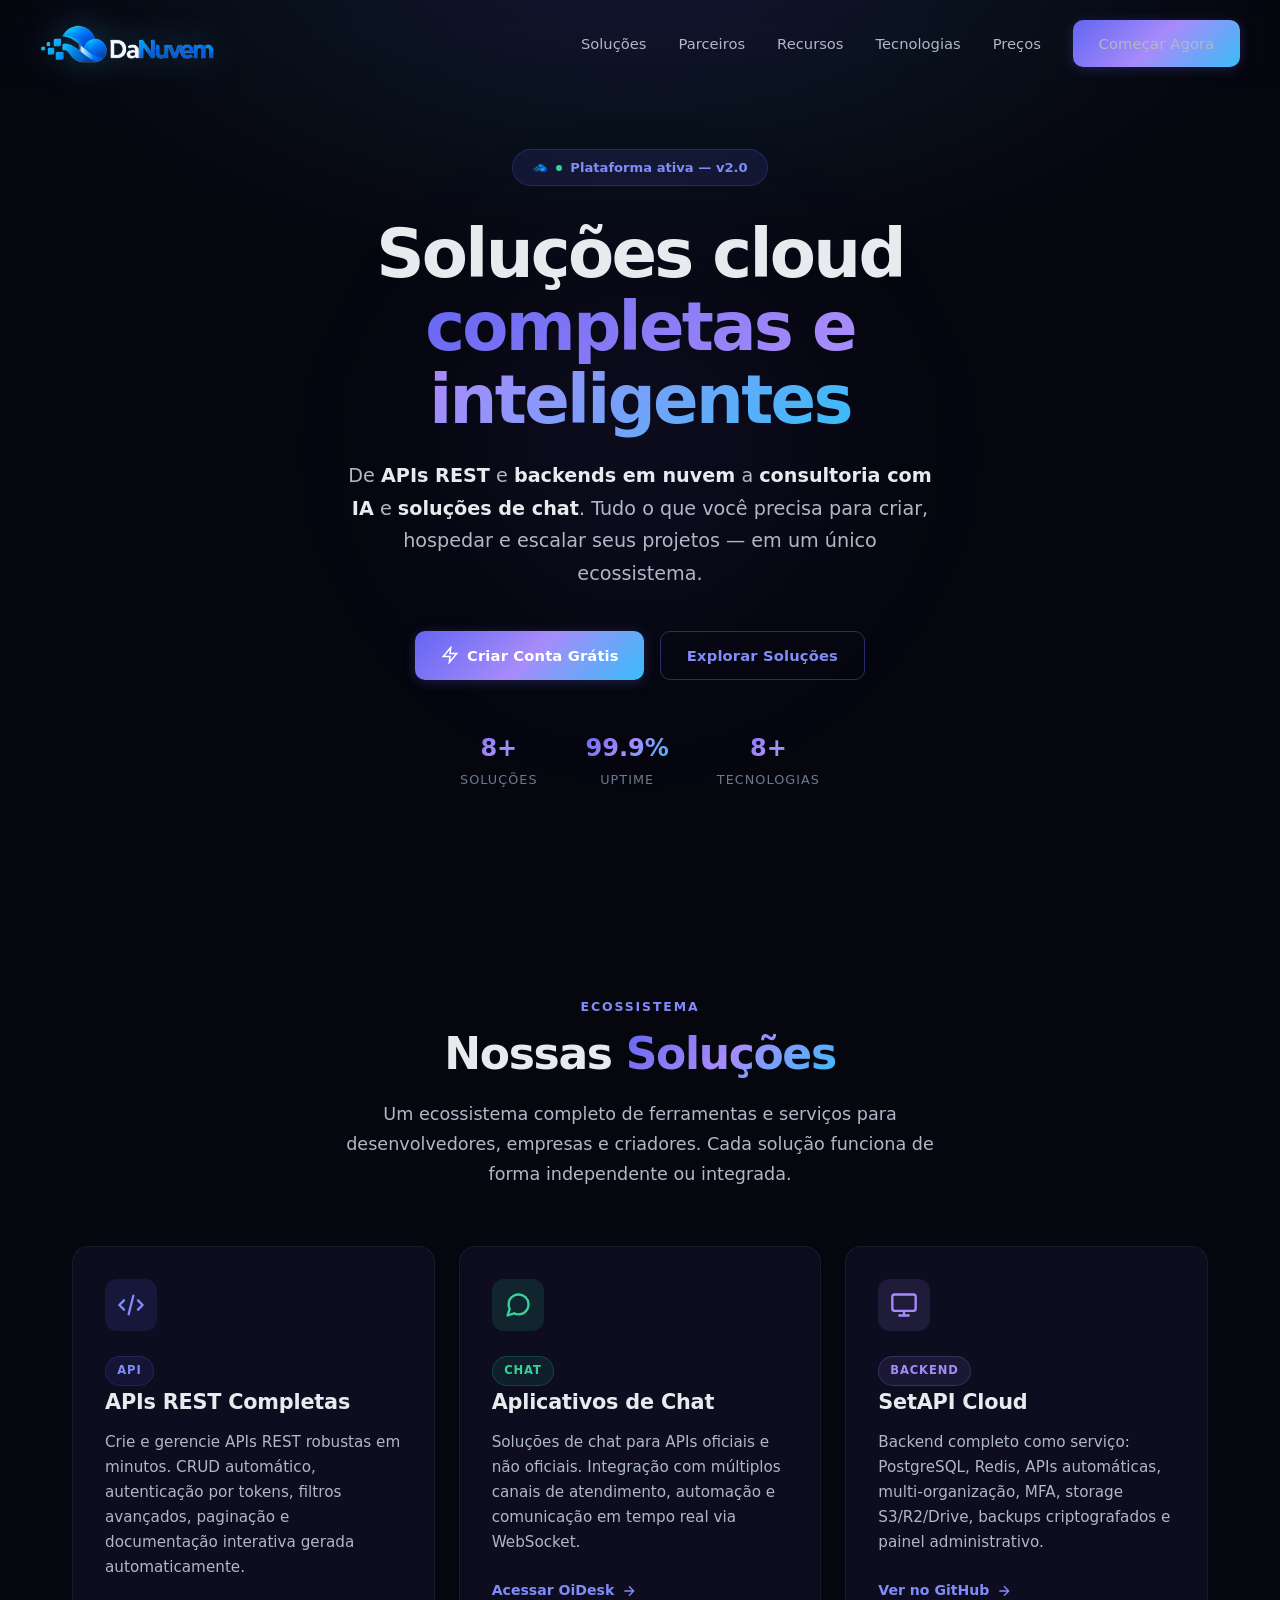
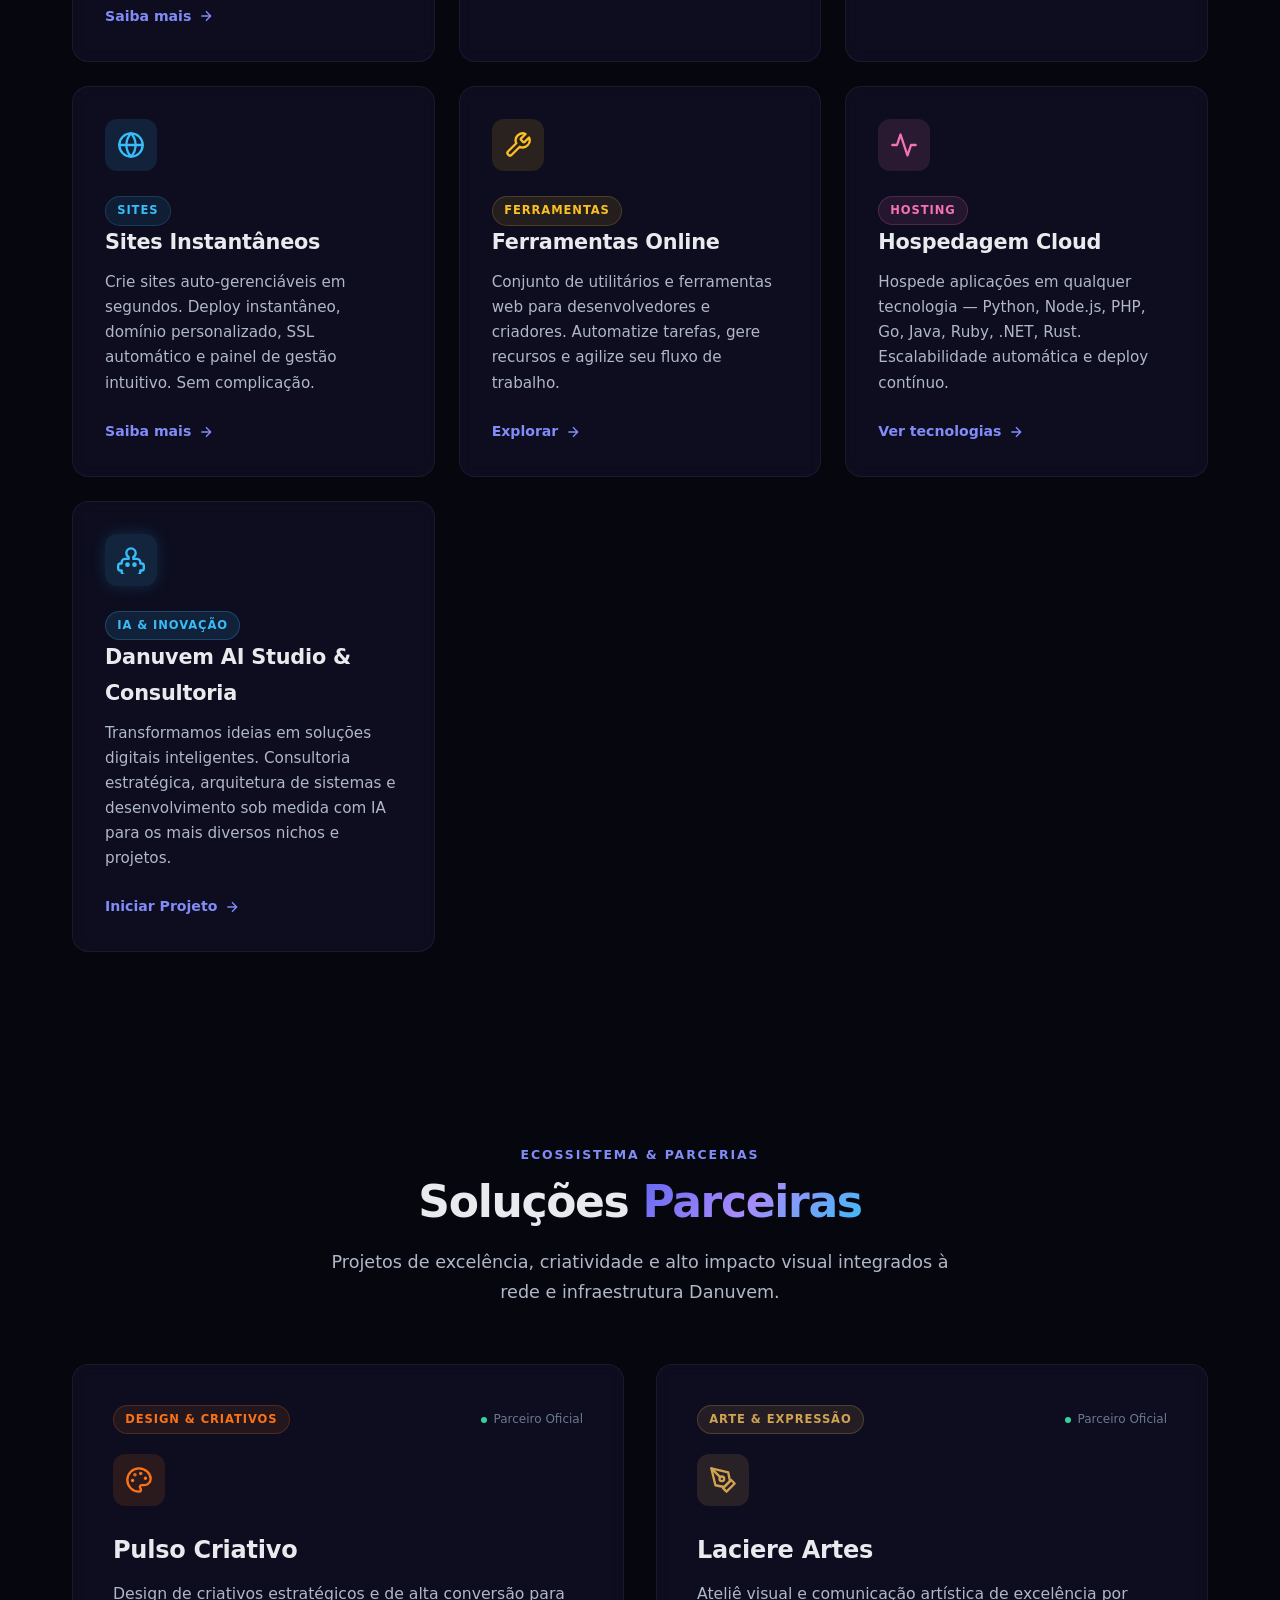
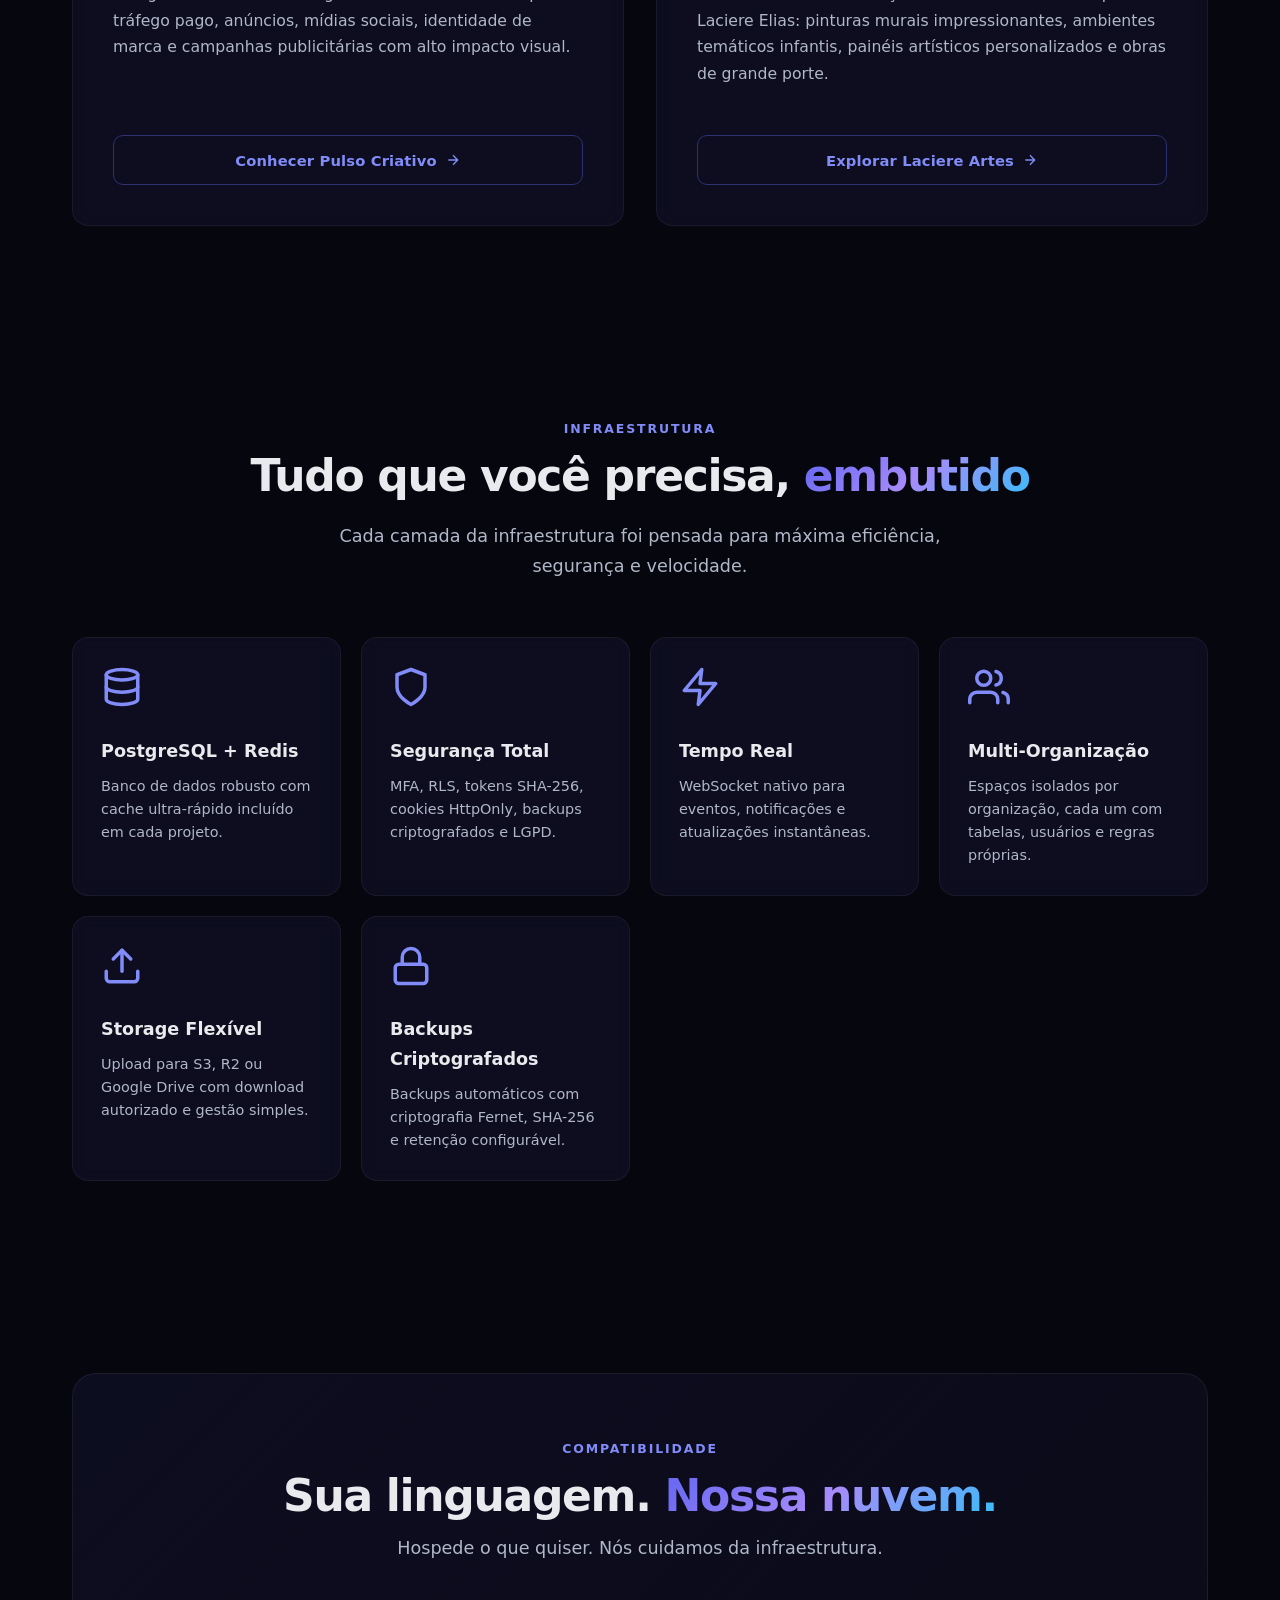
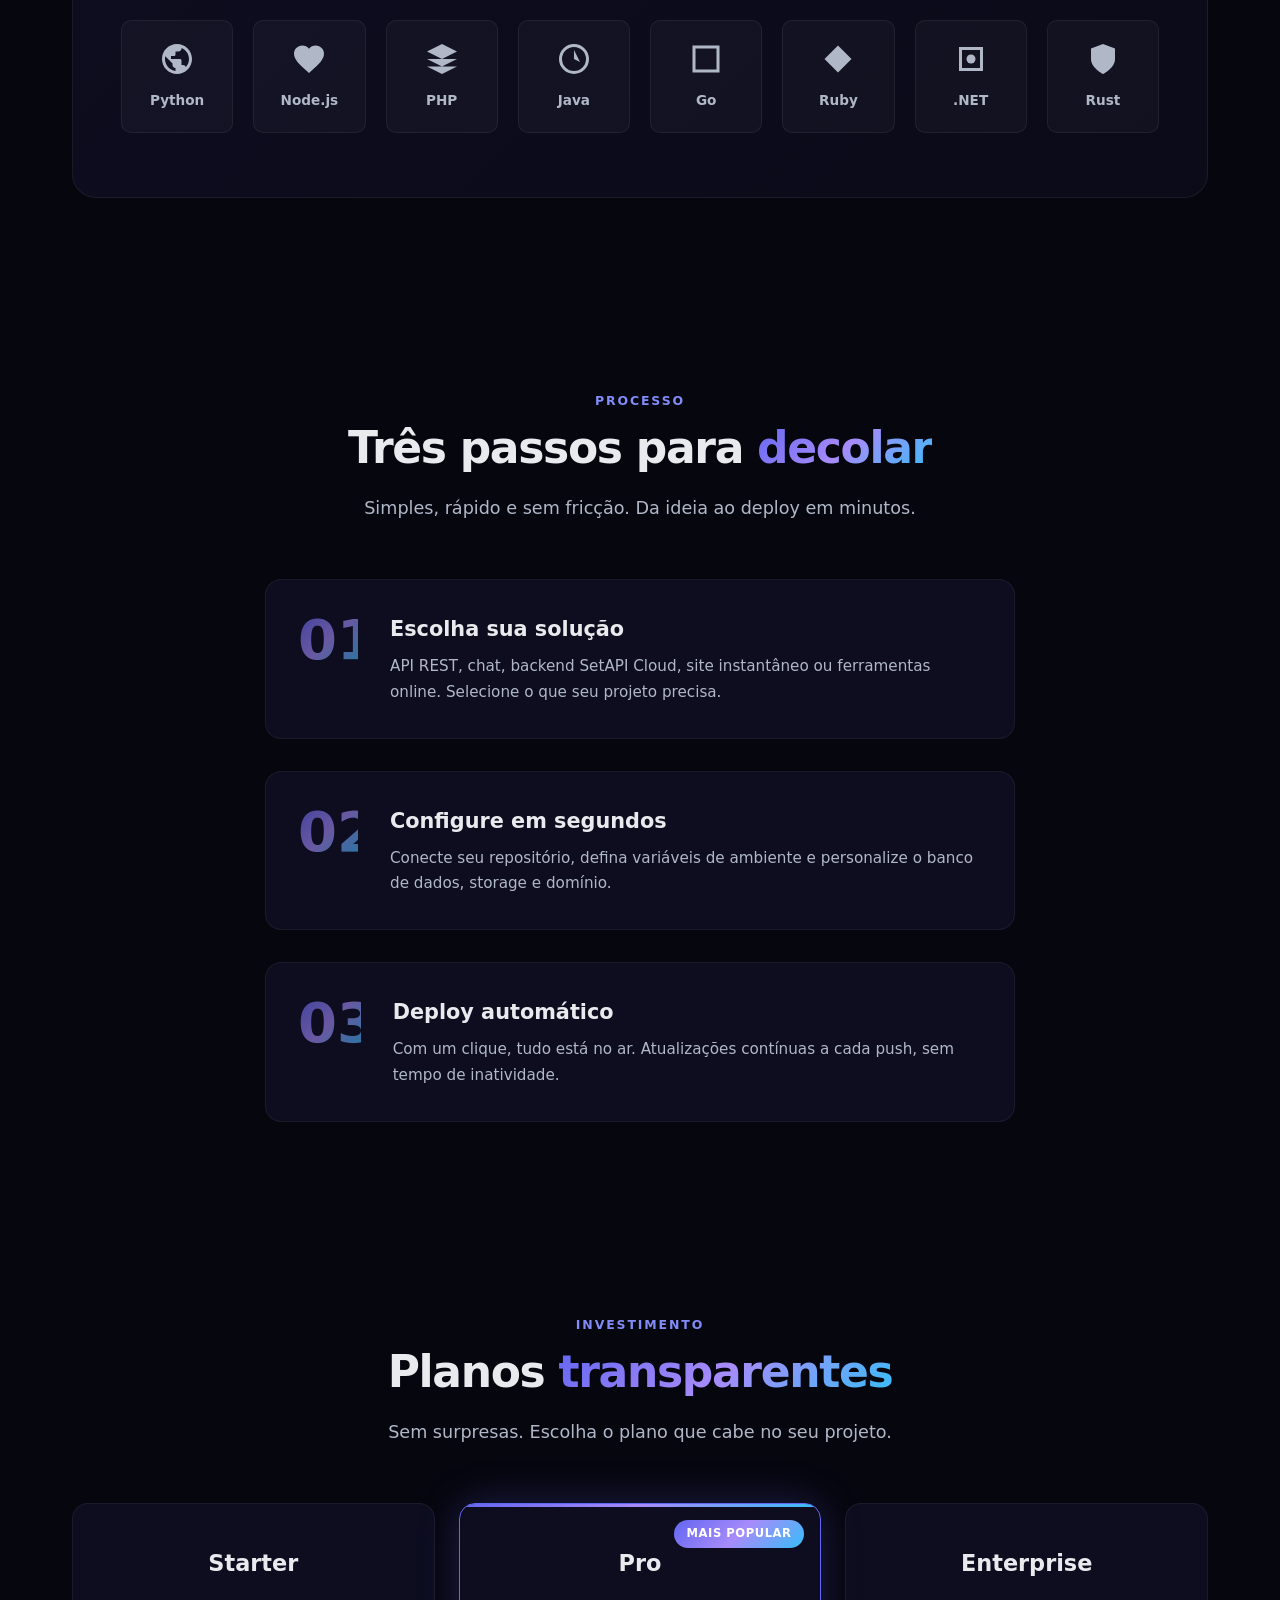
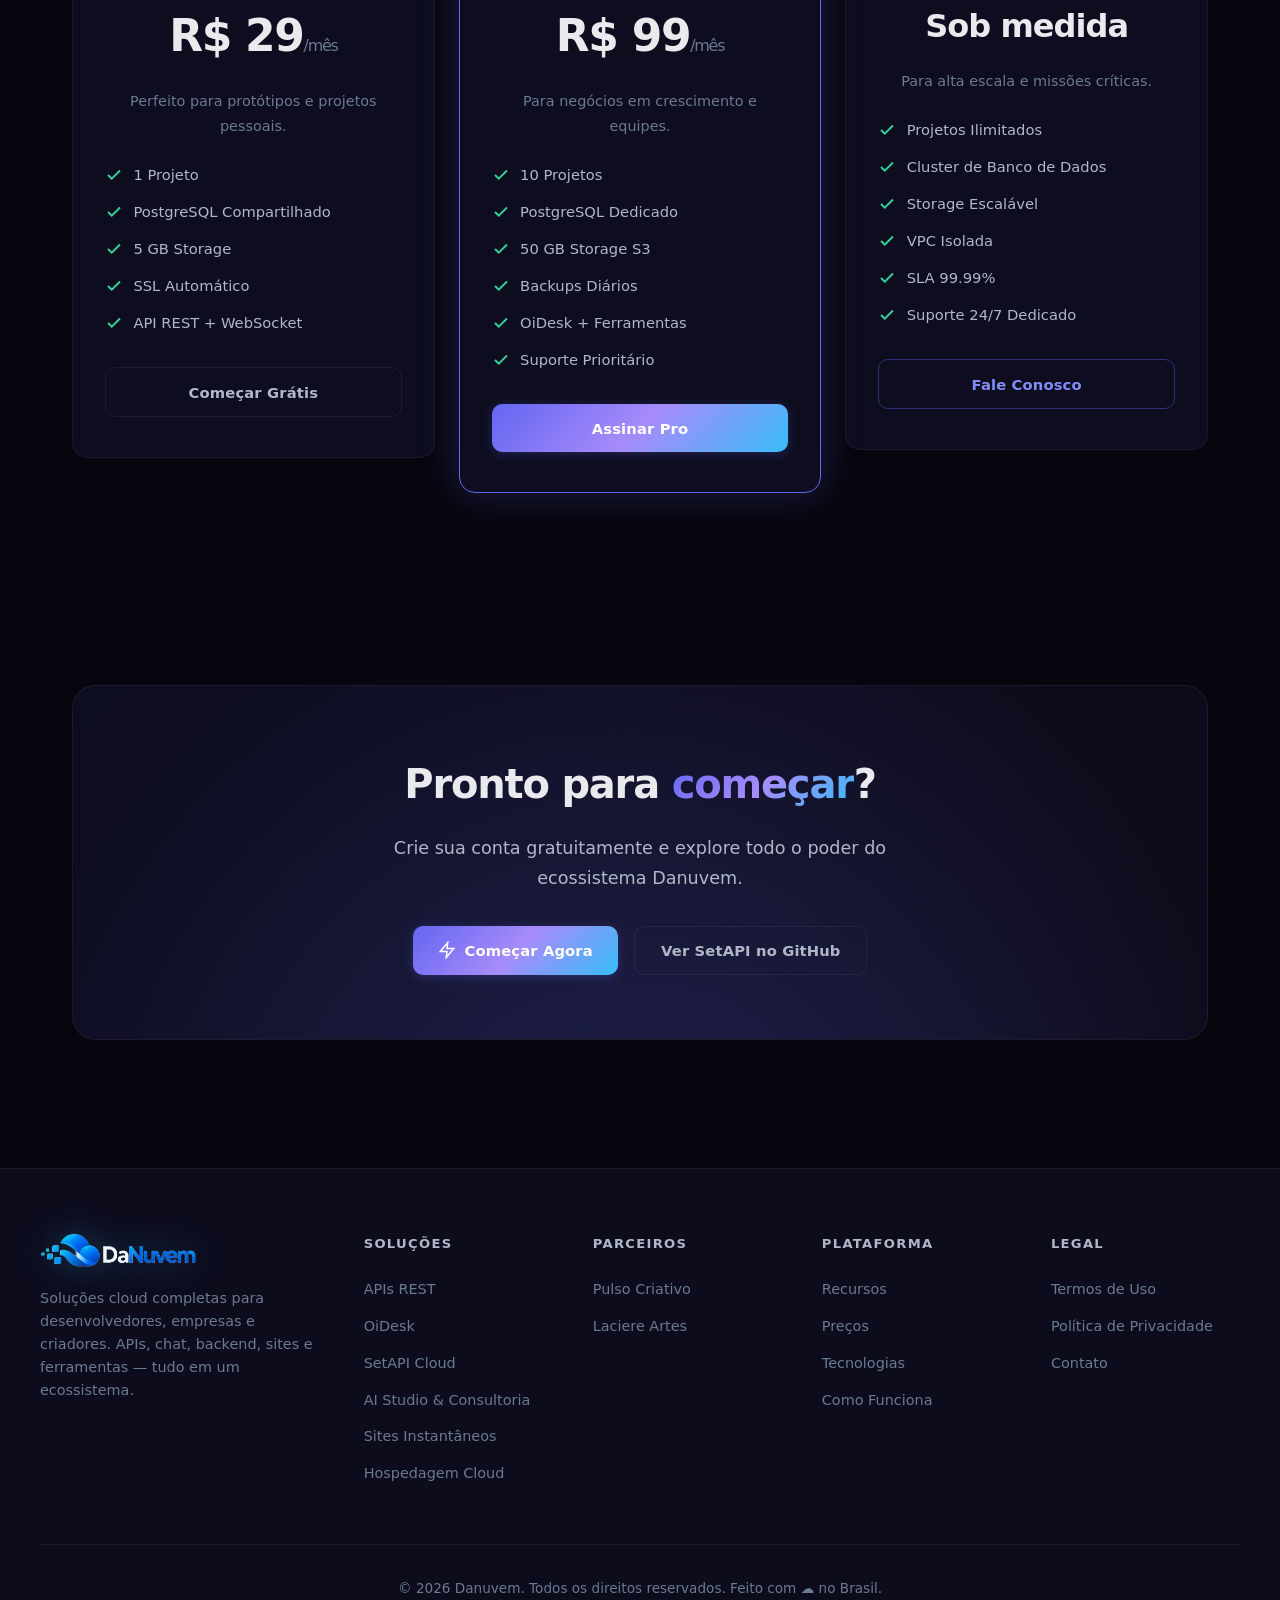
<file: index.html>
<!DOCTYPE html>
<html lang="pt-BR">
<head>
    <meta charset="UTF-8">
    <meta name="viewport" content="width=device-width, initial-scale=1.0">
    <title>Danuvem — Soluções Cloud Inteligentes para seus Projetos</title>
    <meta name="description" content="Plataforma completa de soluções cloud: APIs REST, aplicativos de chat, backend SetAPI Cloud, sites auto-gerenciáveis e ferramentas online. Tudo em um só lugar.">
    <meta property="og:title" content="Danuvem — Soluções Cloud Inteligentes">
    <meta property="og:description" content="APIs, Chat, Backend, Sites instantâneos e mais. Sua infraestrutura completa na nuvem.">
    <meta property="og:url" content="https://danuvem.com">
    <meta property="og:type" content="website">
    <meta property="og:image" content="https://danuvem.com/img/danuvem-logo.png">
    <link rel="icon" type="image/png" sizes="32x32" href="favicon.png">
    <link rel="icon" type="image/png" sizes="16x16" href="img/favicon-16x16.png">
    <link rel="apple-touch-icon" sizes="180x180" href="img/apple-touch-icon.png">
    <link rel="stylesheet" href="css/style.css">
</head>
<body>
    <!-- Header -->
    <header>
        <nav>
            <a href="index.html" class="logo" aria-label="Danuvem">
                <img src="img/danuvem-logo.webp" alt="Danuvem" class="logo-img" width="165" height="36">
            </a>
            <div class="nav-links">
                <a href="#solucoes">Soluções</a>
                <a href="#parceiros">Parceiros</a>
                <a href="#recursos">Recursos</a>
                <a href="#tecnologias">Tecnologias</a>
                <a href="#precos">Preços</a>
                <a href="#" class="btn btn-primary">Começar Agora</a>
            </div>
            <button class="mobile-toggle" aria-label="Abrir menu">
                <svg viewBox="0 0 24 24"><path d="M3 18H21V16H3V18ZM3 13H21V11H3V13ZM3 6V8H21V6H3Z"/></svg>
            </button>
        </nav>
    </header>

    <!-- Hero -->
    <section class="hero">
        <div class="hero-content">
            <div class="hero-badge animate-on-scroll">
                <img src="img/danuvem-icon.webp" alt="" width="16" height="16" style="vertical-align: middle; border-radius: 3px;">
                <span class="hero-badge-dot"></span>
                Plataforma ativa — v2.0
            </div>
            <h1 class="hero-title animate-on-scroll">
                Soluções cloud<br><span>completas e inteligentes</span>
            </h1>
            <p class="hero-subtitle animate-on-scroll">
                De <strong>APIs REST</strong> e <strong>backends em nuvem</strong> a <strong>consultoria com IA</strong> e <strong>soluções de chat</strong>. Tudo o que você precisa para criar, hospedar e escalar seus projetos — em um único ecossistema.
            </p>
            <div class="hero-cta animate-on-scroll">
                <a href="#" class="btn btn-primary">
                    <svg width="18" height="18" viewBox="0 0 24 24" fill="none" stroke="currentColor" stroke-width="2"><path d="M13 2L3 14h9l-1 8 10-12h-9l1-8z"/></svg>
                    Criar Conta Grátis
                </a>
                <a href="#solucoes" class="btn btn-outline">Explorar Soluções</a>
            </div>
            <div class="hero-stats animate-on-scroll">
                <div class="hero-stat">
                    <div class="hero-stat-value">8+</div>
                    <div class="hero-stat-label">Soluções</div>
                </div>
                <div class="hero-stat">
                    <div class="hero-stat-value">99.9%</div>
                    <div class="hero-stat-label">Uptime</div>
                </div>
                <div class="hero-stat">
                    <div class="hero-stat-value">8+</div>
                    <div class="hero-stat-label">Tecnologias</div>
                </div>
            </div>
        </div>
    </section>

    <!-- Soluções -->
    <section id="solucoes">
        <span class="section-label animate-on-scroll">Ecossistema</span>
        <h2 class="section-title animate-on-scroll">Nossas <span>Soluções</span></h2>
        <p class="section-desc animate-on-scroll">Um ecossistema completo de ferramentas e serviços para desenvolvedores, empresas e criadores. Cada solução funciona de forma independente ou integrada.</p>

        <div class="solutions-grid">
            <!-- API REST -->
            <div class="solution-card animate-on-scroll">
                <div class="solution-icon icon-api">
                    <svg viewBox="0 0 24 24" stroke-width="2" stroke-linecap="round" stroke-linejoin="round"><path d="M10 20l4-16m4 4l4 4-4 4M6 16l-4-4 4-4"/></svg>
                </div>
                <span class="solution-tag">API</span>
                <h3>APIs REST Completas</h3>
                <p>Crie e gerencie APIs REST robustas em minutos. CRUD automático, autenticação por tokens, filtros avançados, paginação e documentação interativa gerada automaticamente.</p>
                <a href="#" class="solution-link">Saiba mais <svg viewBox="0 0 24 24" stroke-width="2"><path d="M5 12h14M12 5l7 7-7 7"/></svg></a>
            </div>

            <!-- Chat -->
            <div class="solution-card animate-on-scroll">
                <div class="solution-icon icon-chat">
                    <svg viewBox="0 0 24 24" stroke-width="2" stroke-linecap="round" stroke-linejoin="round"><path d="M21 11.5a8.38 8.38 0 0 1-.9 3.8 8.5 8.5 0 0 1-7.6 4.7 8.38 8.38 0 0 1-3.8-.9L3 21l1.9-5.7a8.38 8.38 0 0 1-.9-3.8 8.5 8.5 0 0 1 4.7-7.6 8.38 8.38 0 0 1 3.8-.9h.5a8.48 8.48 0 0 1 8 8v.5z"/></svg>
                </div>
                <span class="solution-tag tag-green">Chat</span>
                <h3>Aplicativos de Chat</h3>
                <p>Soluções de chat para APIs oficiais e não oficiais. Integração com múltiplos canais de atendimento, automação e comunicação em tempo real via WebSocket.</p>
                <a href="https://oidesk.danuvem.com" target="_blank" class="solution-link">Acessar OiDesk <svg viewBox="0 0 24 24" stroke-width="2"><path d="M5 12h14M12 5l7 7-7 7"/></svg></a>
            </div>

            <!-- Backend SetAPI Cloud -->
            <div class="solution-card animate-on-scroll">
                <div class="solution-icon icon-backend">
                    <svg viewBox="0 0 24 24" stroke-width="2" stroke-linecap="round" stroke-linejoin="round"><rect x="2" y="3" width="20" height="14" rx="2" ry="2"/><path d="M8 21h8m-4-4v4"/></svg>
                </div>
                <span class="solution-tag tag-purple">Backend</span>
                <h3>SetAPI Cloud</h3>
                <p>Backend completo como serviço: PostgreSQL, Redis, APIs automáticas, multi-organização, MFA, storage S3/R2/Drive, backups criptografados e painel administrativo.</p>
                <a href="https://github.com/daset-net/setapi" target="_blank" class="solution-link">Ver no GitHub <svg viewBox="0 0 24 24" stroke-width="2"><path d="M5 12h14M12 5l7 7-7 7"/></svg></a>
            </div>

            <!-- Sites Auto-Gerenciáveis -->
            <div class="solution-card animate-on-scroll">
                <div class="solution-icon icon-sites">
                    <svg viewBox="0 0 24 24" stroke-width="2" stroke-linecap="round" stroke-linejoin="round"><circle cx="12" cy="12" r="10"/><path d="M2 12h20M12 2a15.3 15.3 0 0 1 4 10 15.3 15.3 0 0 1-4 10 15.3 15.3 0 0 1-4-10 15.3 15.3 0 0 1 4-10z"/></svg>
                </div>
                <span class="solution-tag tag-blue">Sites</span>
                <h3>Sites Instantâneos</h3>
                <p>Crie sites auto-gerenciáveis em segundos. Deploy instantâneo, domínio personalizado, SSL automático e painel de gestão intuitivo. Sem complicação.</p>
                <a href="#" class="solution-link">Saiba mais <svg viewBox="0 0 24 24" stroke-width="2"><path d="M5 12h14M12 5l7 7-7 7"/></svg></a>
            </div>

            <!-- Ferramentas Online -->
            <div class="solution-card animate-on-scroll">
                <div class="solution-icon icon-tools">
                    <svg viewBox="0 0 24 24" stroke-width="2" stroke-linecap="round" stroke-linejoin="round"><path d="M14.7 6.3a1 1 0 0 0 0 1.4l1.6 1.6a1 1 0 0 0 1.4 0l3.77-3.77a6 6 0 0 1-7.94 7.94l-6.91 6.91a2.12 2.12 0 0 1-3-3l6.91-6.91a6 6 0 0 1 7.94-7.94l-3.76 3.76z"/></svg>
                </div>
                <span class="solution-tag tag-yellow">Ferramentas</span>
                <h3>Ferramentas Online</h3>
                <p>Conjunto de utilitários e ferramentas web para desenvolvedores e criadores. Automatize tarefas, gere recursos e agilize seu fluxo de trabalho.</p>
                <a href="#" class="solution-link">Explorar <svg viewBox="0 0 24 24" stroke-width="2"><path d="M5 12h14M12 5l7 7-7 7"/></svg></a>
            </div>

            <!-- Hospedagem Multi-Tecnologia -->
            <div class="solution-card animate-on-scroll">
                <div class="solution-icon icon-hosting">
                    <svg viewBox="0 0 24 24" stroke-width="2" stroke-linecap="round" stroke-linejoin="round"><path d="M22 12h-4l-3 9L9 3l-3 9H2"/></svg>
                </div>
                <span class="solution-tag tag-pink">Hosting</span>
                <h3>Hospedagem Cloud</h3>
                <p>Hospede aplicações em qualquer tecnologia — Python, Node.js, PHP, Go, Java, Ruby, .NET, Rust. Escalabilidade automática e deploy contínuo.</p>
                <a href="#tecnologias" class="solution-link">Ver tecnologias <svg viewBox="0 0 24 24" stroke-width="2"><path d="M5 12h14M12 5l7 7-7 7"/></svg></a>
            </div>

            <!-- Danuvem AI Studio & Consultoria Digital -->
            <div class="solution-card animate-on-scroll">
                <div class="solution-icon icon-ai">
                    <svg viewBox="0 0 24 24" stroke-width="2" stroke-linecap="round" stroke-linejoin="round">
                        <path d="M12 2a4 4 0 0 1 4 4c0 1.5-.8 2.8-2 3.5V11h3a3 3 0 0 1 3 3v1h1a2 2 0 0 1 2 2v2a2 2 0 0 1-2 2h-1v1a3 3 0 0 1-3 3H7a3 3 0 0 1-3-3v-1H3a2 2 0 0 1-2-2v-2a2 2 0 0 1 2-2h1v-1a3 3 0 0 1 3-3h3V9.5C8.8 8.8 8 7.5 8 6a4 4 0 0 1 4-4z"/>
                        <circle cx="9" cy="16" r="1"/>
                        <circle cx="15" cy="16" r="1"/>
                    </svg>
                </div>
                <span class="solution-tag tag-ai">IA & Inovação</span>
                <h3>Danuvem AI Studio & Consultoria</h3>
                <p>Transformamos ideias em soluções digitais inteligentes. Consultoria estratégica, arquitetura de sistemas e desenvolvimento sob medida com IA para os mais diversos nichos e projetos.</p>
                <a href="mailto:contato@danuvem.com?subject=Consultoria%20e%20Projeto%20com%20IA%20-%20Danuvem" class="solution-link">Iniciar Projeto <svg viewBox="0 0 24 24" stroke-width="2"><path d="M5 12h14M12 5l7 7-7 7"/></svg></a>
            </div>
        </div>
    </section>

    <!-- Soluções Parceiras -->
    <section id="parceiros">
        <span class="section-label animate-on-scroll">Ecossistema & Parcerias</span>
        <h2 class="section-title animate-on-scroll">Soluções <span>Parceiras</span></h2>
        <p class="section-desc animate-on-scroll">Projetos de excelência, criatividade e alto impacto visual integrados à rede e infraestrutura Danuvem.</p>

        <div class="partners-grid">
            <!-- Pulso Criativo -->
            <div class="partner-card animate-on-scroll">
                <div class="partner-top">
                    <div class="partner-badge-row">
                        <span class="solution-tag tag-orange">Design & Criativos</span>
                        <span class="partner-status"><span class="partner-status-dot"></span> Parceiro Oficial</span>
                    </div>
                    <div class="solution-icon icon-design">
                        <svg viewBox="0 0 24 24" stroke-width="2" stroke-linecap="round" stroke-linejoin="round">
                            <circle cx="13.5" cy="6.5" r=".5" fill="currentColor"/>
                            <circle cx="17.5" cy="10.5" r=".5" fill="currentColor"/>
                            <circle cx="8.5" cy="7.5" r=".5" fill="currentColor"/>
                            <circle cx="6.5" cy="12.5" r=".5" fill="currentColor"/>
                            <path d="M12 2C6.5 2 2 6.5 2 12s4.5 10 10 10c.926 0 1.648-.746 1.648-1.688 0-.437-.18-.835-.437-1.125-.29-.289-.438-.652-.438-1.125a1.64 1.64 0 0 1 1.668-1.668h1.996c3.051 0 5.563-2.512 5.563-5.563C22 6.5 17.5 2 12 2z"/>
                        </svg>
                    </div>
                    <h3>Pulso Criativo</h3>
                    <p>Design de criativos estratégicos e de alta conversão para tráfego pago, anúncios, mídias sociais, identidade de marca e campanhas publicitárias com alto impacto visual.</p>
                </div>
                <a href="https://pulsocriativo.danuv.net/" target="_blank" class="btn btn-outline" style="justify-content: center;">
                    Conhecer Pulso Criativo
                    <svg width="16" height="16" viewBox="0 0 24 24" fill="none" stroke="currentColor" stroke-width="2"><path d="M5 12h14M12 5l7 7-7 7"/></svg>
                </a>
            </div>

            <!-- Laciere Artes -->
            <div class="partner-card animate-on-scroll">
                <div class="partner-top">
                    <div class="partner-badge-row">
                        <span class="solution-tag tag-gold">Arte & Expressão</span>
                        <span class="partner-status"><span class="partner-status-dot"></span> Parceiro Oficial</span>
                    </div>
                    <div class="solution-icon icon-art">
                        <svg viewBox="0 0 24 24" stroke-width="2" stroke-linecap="round" stroke-linejoin="round">
                            <path d="M12 19l7-7 3 3-7 7-3-3z"/>
                            <path d="M18 13l-1.5-7.5L2 2l3.5 14.5L13 18l5-5z"/>
                            <path d="M2 2l7.586 7.586"/>
                            <circle cx="11" cy="11" r="2"/>
                        </svg>
                    </div>
                    <h3>Laciere Artes</h3>
                    <p>Ateliê visual e comunicação artística de excelência por Laciere Elias: pinturas murais impressionantes, ambientes temáticos infantis, painéis artísticos personalizados e obras de grande porte.</p>
                </div>
                <a href="https://laciereartes.danuv.net/" target="_blank" class="btn btn-outline" style="justify-content: center;">
                    Explorar Laciere Artes
                    <svg width="16" height="16" viewBox="0 0 24 24" fill="none" stroke="currentColor" stroke-width="2"><path d="M5 12h14M12 5l7 7-7 7"/></svg>
                </a>
            </div>
        </div>
    </section>

    <!-- Recursos/Features -->
    <section id="recursos">
        <span class="section-label animate-on-scroll">Infraestrutura</span>
        <h2 class="section-title animate-on-scroll">Tudo que você precisa, <span>embutido</span></h2>
        <p class="section-desc animate-on-scroll">Cada camada da infraestrutura foi pensada para máxima eficiência, segurança e velocidade.</p>

        <div class="features-grid">
            <div class="feature-card animate-on-scroll">
                <svg class="feature-icon" viewBox="0 0 24 24" stroke-width="2" stroke-linecap="round" stroke-linejoin="round"><ellipse cx="12" cy="5" rx="9" ry="3"/><path d="M21 12c0 1.66-4 3-9 3s-9-1.34-9-3"/><path d="M3 5v14c0 1.66 4 3 9 3s9-1.34 9-3V5"/></svg>
                <h3>PostgreSQL + Redis</h3>
                <p>Banco de dados robusto com cache ultra-rápido incluído em cada projeto.</p>
            </div>
            <div class="feature-card animate-on-scroll">
                <svg class="feature-icon" viewBox="0 0 24 24" stroke-width="2" stroke-linecap="round" stroke-linejoin="round"><path d="M12 22s8-4 8-10V5l-8-3-8 3v7c0 6 8 10 8 10z"/></svg>
                <h3>Segurança Total</h3>
                <p>MFA, RLS, tokens SHA-256, cookies HttpOnly, backups criptografados e LGPD.</p>
            </div>
            <div class="feature-card animate-on-scroll">
                <svg class="feature-icon" viewBox="0 0 24 24" stroke-width="2" stroke-linecap="round" stroke-linejoin="round"><path d="M13 2L3 14h9l-1 8 10-12h-9l1-8z"/></svg>
                <h3>Tempo Real</h3>
                <p>WebSocket nativo para eventos, notificações e atualizações instantâneas.</p>
            </div>
            <div class="feature-card animate-on-scroll">
                <svg class="feature-icon" viewBox="0 0 24 24" stroke-width="2" stroke-linecap="round" stroke-linejoin="round"><path d="M17 21v-2a4 4 0 0 0-4-4H5a4 4 0 0 0-4 4v2"/><circle cx="9" cy="7" r="4"/><path d="M23 21v-2a4 4 0 0 0-3-3.87"/><path d="M16 3.13a4 4 0 0 1 0 7.75"/></svg>
                <h3>Multi-Organização</h3>
                <p>Espaços isolados por organização, cada um com tabelas, usuários e regras próprias.</p>
            </div>
            <div class="feature-card animate-on-scroll">
                <svg class="feature-icon" viewBox="0 0 24 24" stroke-width="2" stroke-linecap="round" stroke-linejoin="round"><path d="M21 15v4a2 2 0 0 1-2 2H5a2 2 0 0 1-2-2v-4"/><polyline points="17 8 12 3 7 8"/><line x1="12" y1="3" x2="12" y2="15"/></svg>
                <h3>Storage Flexível</h3>
                <p>Upload para S3, R2 ou Google Drive com download autorizado e gestão simples.</p>
            </div>
            <div class="feature-card animate-on-scroll">
                <svg class="feature-icon" viewBox="0 0 24 24" stroke-width="2" stroke-linecap="round" stroke-linejoin="round"><rect x="3" y="11" width="18" height="11" rx="2" ry="2"/><path d="M7 11V7a5 5 0 0 1 10 0v4"/></svg>
                <h3>Backups Criptografados</h3>
                <p>Backups automáticos com criptografia Fernet, SHA-256 e retenção configurável.</p>
            </div>
        </div>
    </section>

    <!-- Tecnologias -->
    <section id="tecnologias">
        <div class="tech-section">
            <span class="section-label animate-on-scroll">Compatibilidade</span>
            <h2 class="section-title animate-on-scroll" style="margin-bottom: 0.75rem;">Sua linguagem. <span>Nossa nuvem.</span></h2>
            <p class="section-desc animate-on-scroll">Hospede o que quiser. Nós cuidamos da infraestrutura.</p>
            <div class="tech-grid animate-on-scroll">
                <div class="tech-item">
                    <svg viewBox="0 0 24 24"><path d="M12 2C6.48 2 2 6.48 2 12s4.48 10 10 10 10-4.48 10-10S17.52 2 12 2zm-1 17.93c-3.95-.49-7-3.85-7-7.93 0-.62.08-1.22.21-1.79L9 15v1c0 1.1.9 2 2 2v1.93zm6.9-2.54c-.26-.81-1-1.39-1.9-1.39h-1v-3c0-.55-.45-1-1-1H8v-2h2c.55 0 1-.45 1-1V7h2c1.1 0 2-.9 2-2v-.41c2.93 1.19 5 4.06 5 7.41 0 2.08-.8 3.97-2.1 5.39z"/></svg>
                    <span>Python</span>
                </div>
                <div class="tech-item">
                    <svg viewBox="0 0 24 24"><path d="M12 21.35l-1.45-1.32C5.4 15.36 2 12.28 2 8.5 2 5.42 4.42 3 7.5 3c1.74 0 3.41.81 4.5 2.09C13.09 3.81 14.76 3 16.5 3 19.58 3 22 5.42 22 8.5c0 3.78-3.4 6.86-8.55 11.54L12 21.35z"/></svg>
                    <span>Node.js</span>
                </div>
                <div class="tech-item">
                    <svg viewBox="0 0 24 24"><path d="M12 2L2 7l10 5 10-5-10-5zM2 17l10 5 10-5M2 12l10 5 10-5"/></svg>
                    <span>PHP</span>
                </div>
                <div class="tech-item">
                    <svg viewBox="0 0 24 24"><path d="M12 2a10 10 0 1 0 0 20 10 10 0 0 0 0-20zm0 18a8 8 0 1 1 0-16 8 8 0 0 1 0 16z"/><path d="M12 6v6l4 2"/></svg>
                    <span>Java</span>
                </div>
                <div class="tech-item">
                    <svg viewBox="0 0 24 24"><path d="M3 3h18v18H3V3zm2 2v14h14V5H5z"/></svg>
                    <span>Go</span>
                </div>
                <div class="tech-item">
                    <svg viewBox="0 0 24 24"><path d="M3 12l9-9 9 9-9 9-9-9z"/></svg>
                    <span>Ruby</span>
                </div>
                <div class="tech-item">
                    <svg viewBox="0 0 24 24"><path d="M4 4h16v16H4V4zm2 2v12h12V6H6z"/><circle cx="12" cy="12" r="3"/></svg>
                    <span>.NET</span>
                </div>
                <div class="tech-item">
                    <svg viewBox="0 0 24 24"><path d="M12 22s8-4 8-10V5l-8-3-8 3v7c0 6 8 10 8 10z"/></svg>
                    <span>Rust</span>
                </div>
            </div>
        </div>
    </section>

    <!-- Como Funciona -->
    <section id="como-funciona">
        <span class="section-label animate-on-scroll">Processo</span>
        <h2 class="section-title animate-on-scroll">Três passos para <span>decolar</span></h2>
        <p class="section-desc animate-on-scroll">Simples, rápido e sem fricção. Da ideia ao deploy em minutos.</p>
        <div class="steps-container">
            <div class="step animate-on-scroll">
                <div class="step-number">01</div>
                <div class="step-content">
                    <h3>Escolha sua solução</h3>
                    <p>API REST, chat, backend SetAPI Cloud, site instantâneo ou ferramentas online. Selecione o que seu projeto precisa.</p>
                </div>
            </div>
            <div class="step animate-on-scroll">
                <div class="step-number">02</div>
                <div class="step-content">
                    <h3>Configure em segundos</h3>
                    <p>Conecte seu repositório, defina variáveis de ambiente e personalize o banco de dados, storage e domínio.</p>
                </div>
            </div>
            <div class="step animate-on-scroll">
                <div class="step-number">03</div>
                <div class="step-content">
                    <h3>Deploy automático</h3>
                    <p>Com um clique, tudo está no ar. Atualizações contínuas a cada push, sem tempo de inatividade.</p>
                </div>
            </div>
        </div>
    </section>

    <!-- Preços -->
    <section id="precos">
        <span class="section-label animate-on-scroll">Investimento</span>
        <h2 class="section-title animate-on-scroll">Planos <span>transparentes</span></h2>
        <p class="section-desc animate-on-scroll">Sem surpresas. Escolha o plano que cabe no seu projeto.</p>
        <div class="pricing-grid">
            <div class="pricing-card animate-on-scroll">
                <h3>Starter</h3>
                <div class="pricing-price">R$ 29<span>/mês</span></div>
                <p style="color: var(--text-muted); font-size: 0.9rem;">Perfeito para protótipos e projetos pessoais.</p>
                <ul class="pricing-features">
                    <li><svg viewBox="0 0 24 24"><path d="M20 6L9 17l-5-5"/></svg> 1 Projeto</li>
                    <li><svg viewBox="0 0 24 24"><path d="M20 6L9 17l-5-5"/></svg> PostgreSQL Compartilhado</li>
                    <li><svg viewBox="0 0 24 24"><path d="M20 6L9 17l-5-5"/></svg> 5 GB Storage</li>
                    <li><svg viewBox="0 0 24 24"><path d="M20 6L9 17l-5-5"/></svg> SSL Automático</li>
                    <li><svg viewBox="0 0 24 24"><path d="M20 6L9 17l-5-5"/></svg> API REST + WebSocket</li>
                </ul>
                <a href="#" class="btn btn-ghost" style="width: 100%; justify-content: center;">Começar Grátis</a>
            </div>
            <div class="pricing-card popular animate-on-scroll">
                <div class="pricing-badge">Mais Popular</div>
                <h3>Pro</h3>
                <div class="pricing-price">R$ 99<span>/mês</span></div>
                <p style="color: var(--text-muted); font-size: 0.9rem;">Para negócios em crescimento e equipes.</p>
                <ul class="pricing-features">
                    <li><svg viewBox="0 0 24 24"><path d="M20 6L9 17l-5-5"/></svg> 10 Projetos</li>
                    <li><svg viewBox="0 0 24 24"><path d="M20 6L9 17l-5-5"/></svg> PostgreSQL Dedicado</li>
                    <li><svg viewBox="0 0 24 24"><path d="M20 6L9 17l-5-5"/></svg> 50 GB Storage S3</li>
                    <li><svg viewBox="0 0 24 24"><path d="M20 6L9 17l-5-5"/></svg> Backups Diários</li>
                    <li><svg viewBox="0 0 24 24"><path d="M20 6L9 17l-5-5"/></svg> OiDesk + Ferramentas</li>
                    <li><svg viewBox="0 0 24 24"><path d="M20 6L9 17l-5-5"/></svg> Suporte Prioritário</li>
                </ul>
                <a href="#" class="btn btn-primary" style="width: 100%; justify-content: center;">Assinar Pro</a>
            </div>
            <div class="pricing-card animate-on-scroll">
                <h3>Enterprise</h3>
                <div class="pricing-price" style="font-size: 2rem;">Sob medida</div>
                <p style="color: var(--text-muted); font-size: 0.9rem;">Para alta escala e missões críticas.</p>
                <ul class="pricing-features">
                    <li><svg viewBox="0 0 24 24"><path d="M20 6L9 17l-5-5"/></svg> Projetos Ilimitados</li>
                    <li><svg viewBox="0 0 24 24"><path d="M20 6L9 17l-5-5"/></svg> Cluster de Banco de Dados</li>
                    <li><svg viewBox="0 0 24 24"><path d="M20 6L9 17l-5-5"/></svg> Storage Escalável</li>
                    <li><svg viewBox="0 0 24 24"><path d="M20 6L9 17l-5-5"/></svg> VPC Isolada</li>
                    <li><svg viewBox="0 0 24 24"><path d="M20 6L9 17l-5-5"/></svg> SLA 99.99%</li>
                    <li><svg viewBox="0 0 24 24"><path d="M20 6L9 17l-5-5"/></svg> Suporte 24/7 Dedicado</li>
                </ul>
                <a href="#" class="btn btn-outline" style="width: 100%; justify-content: center;">Fale Conosco</a>
            </div>
        </div>
    </section>

    <!-- CTA -->
    <section>
        <div class="cta-banner animate-on-scroll">
            <h2>Pronto para <span style="background: var(--gradient-primary); -webkit-background-clip: text; -webkit-text-fill-color: transparent;">começar</span>?</h2>
            <p>Crie sua conta gratuitamente e explore todo o poder do ecossistema Danuvem.</p>
            <div style="display: flex; gap: 1rem; justify-content: center; flex-wrap: wrap;">
                <a href="#" class="btn btn-primary">
                    <svg width="18" height="18" viewBox="0 0 24 24" fill="none" stroke="currentColor" stroke-width="2"><path d="M13 2L3 14h9l-1 8 10-12h-9l1-8z"/></svg>
                    Começar Agora
                </a>
                <a href="https://github.com/daset-net/setapi" target="_blank" class="btn btn-ghost">Ver SetAPI no GitHub</a>
            </div>
        </div>
    </section>

    <!-- Footer -->
    <footer>
        <div class="footer-grid">
            <div class="footer-brand">
                <a href="index.html" class="logo" aria-label="Danuvem">
                    <img src="img/danuvem-logo.webp" alt="Danuvem" class="logo-img" width="150" height="33">
                </a>
                <p>Soluções cloud completas para desenvolvedores, empresas e criadores. APIs, chat, backend, sites e ferramentas — tudo em um ecossistema.</p>
            </div>
            <div class="footer-col">
                <h4>Soluções</h4>
                <ul class="footer-links">
                    <li><a href="#solucoes">APIs REST</a></li>
                    <li><a href="https://oidesk.danuvem.com" target="_blank">OiDesk</a></li>
                    <li><a href="https://github.com/daset-net/setapi" target="_blank">SetAPI Cloud</a></li>
                    <li><a href="#solucoes">AI Studio & Consultoria</a></li>
                    <li><a href="#solucoes">Sites Instantâneos</a></li>
                    <li><a href="#solucoes">Hospedagem Cloud</a></li>
                </ul>
            </div>
            <div class="footer-col">
                <h4>Parceiros</h4>
                <ul class="footer-links">
                    <li><a href="https://pulsocriativo.danuv.net/" target="_blank">Pulso Criativo</a></li>
                    <li><a href="https://laciereartes.danuv.net/" target="_blank">Laciere Artes</a></li>
                </ul>
            </div>
            <div class="footer-col">
                <h4>Plataforma</h4>
                <ul class="footer-links">
                    <li><a href="#recursos">Recursos</a></li>
                    <li><a href="#precos">Preços</a></li>
                    <li><a href="#tecnologias">Tecnologias</a></li>
                    <li><a href="#como-funciona">Como Funciona</a></li>
                </ul>
            </div>
            <div class="footer-col">
                <h4>Legal</h4>
                <ul class="footer-links">
                    <li><a href="termos-de-uso.html">Termos de Uso</a></li>
                    <li><a href="politica-de-privacidade.html">Política de Privacidade</a></li>
                    <li><a href="mailto:contato@danuvem.com">Contato</a></li>
                </ul>
            </div>
        </div>
        <div class="footer-bottom">
            <p>&copy; 2026 Danuvem. Todos os direitos reservados. Feito com ☁️ no Brasil.</p>
        </div>
    </footer>

    <script src="js/main.js"></script>
</body>
</html>
</file>
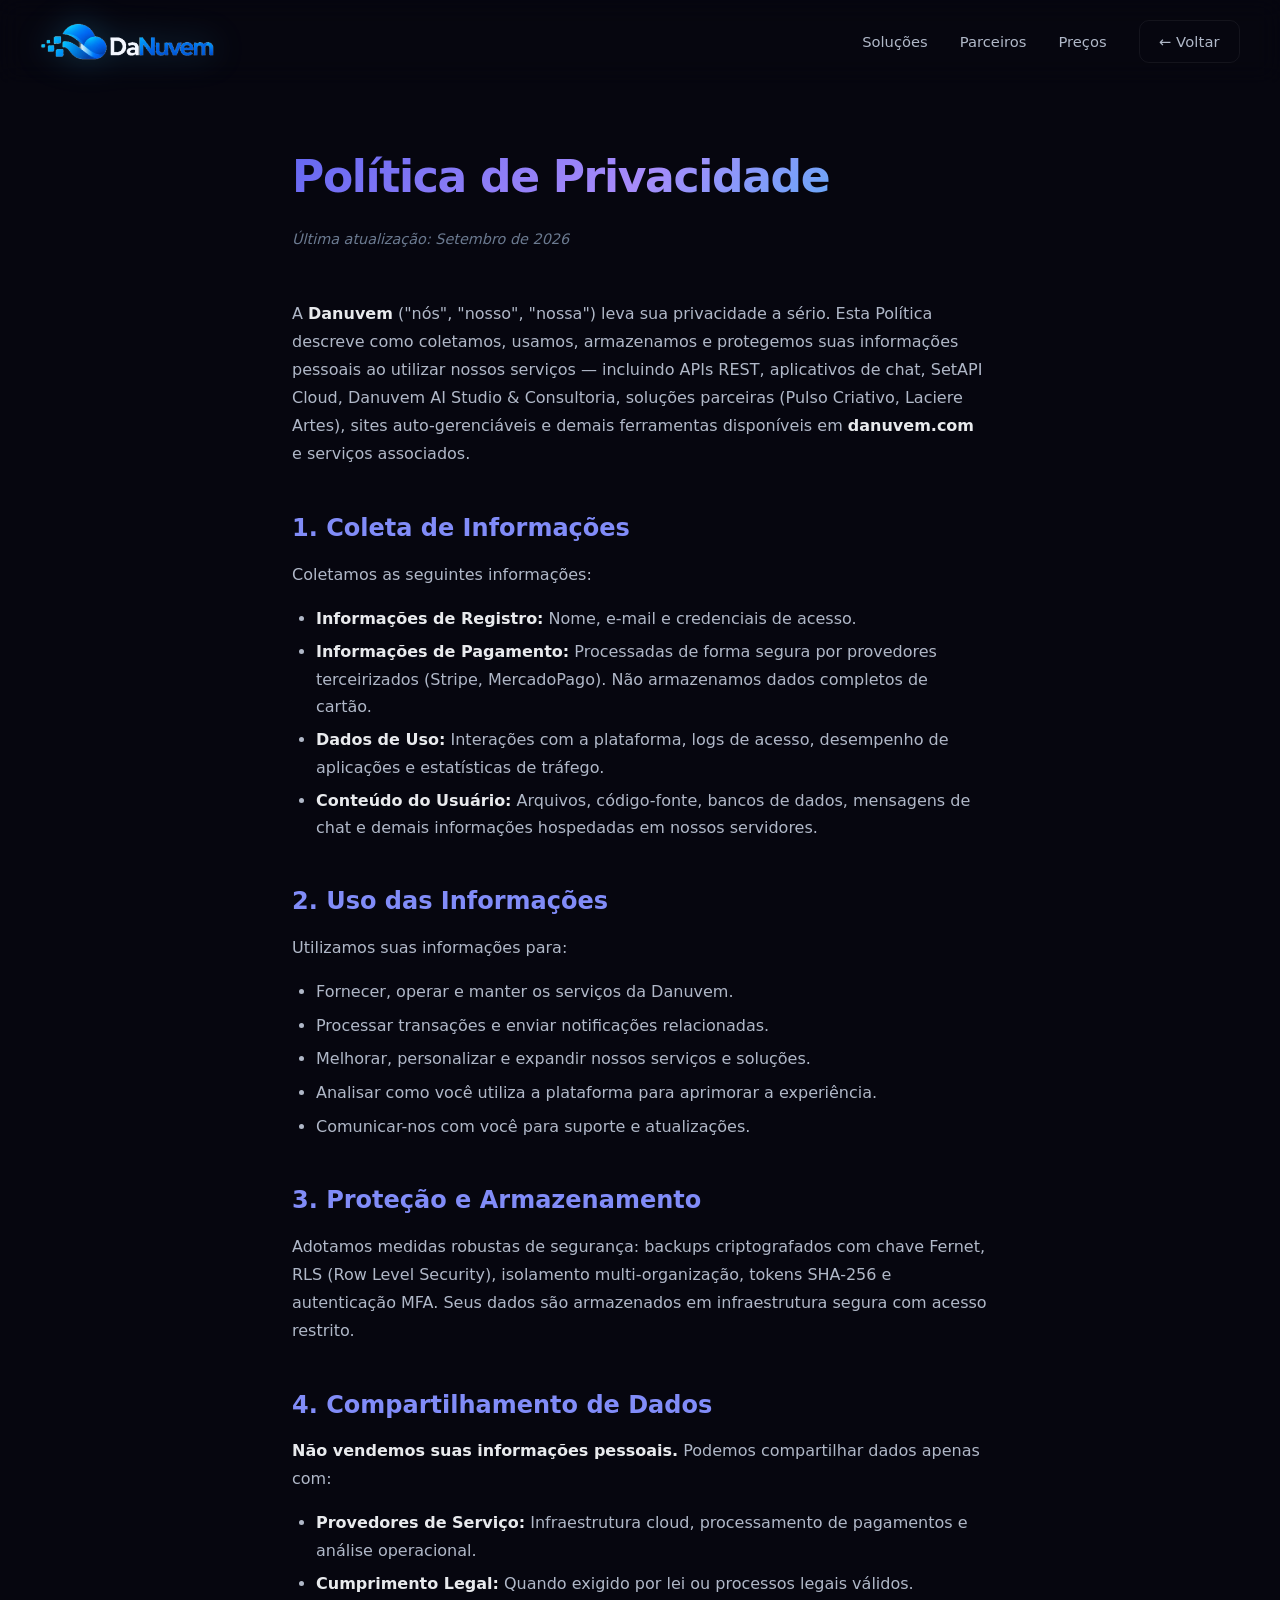
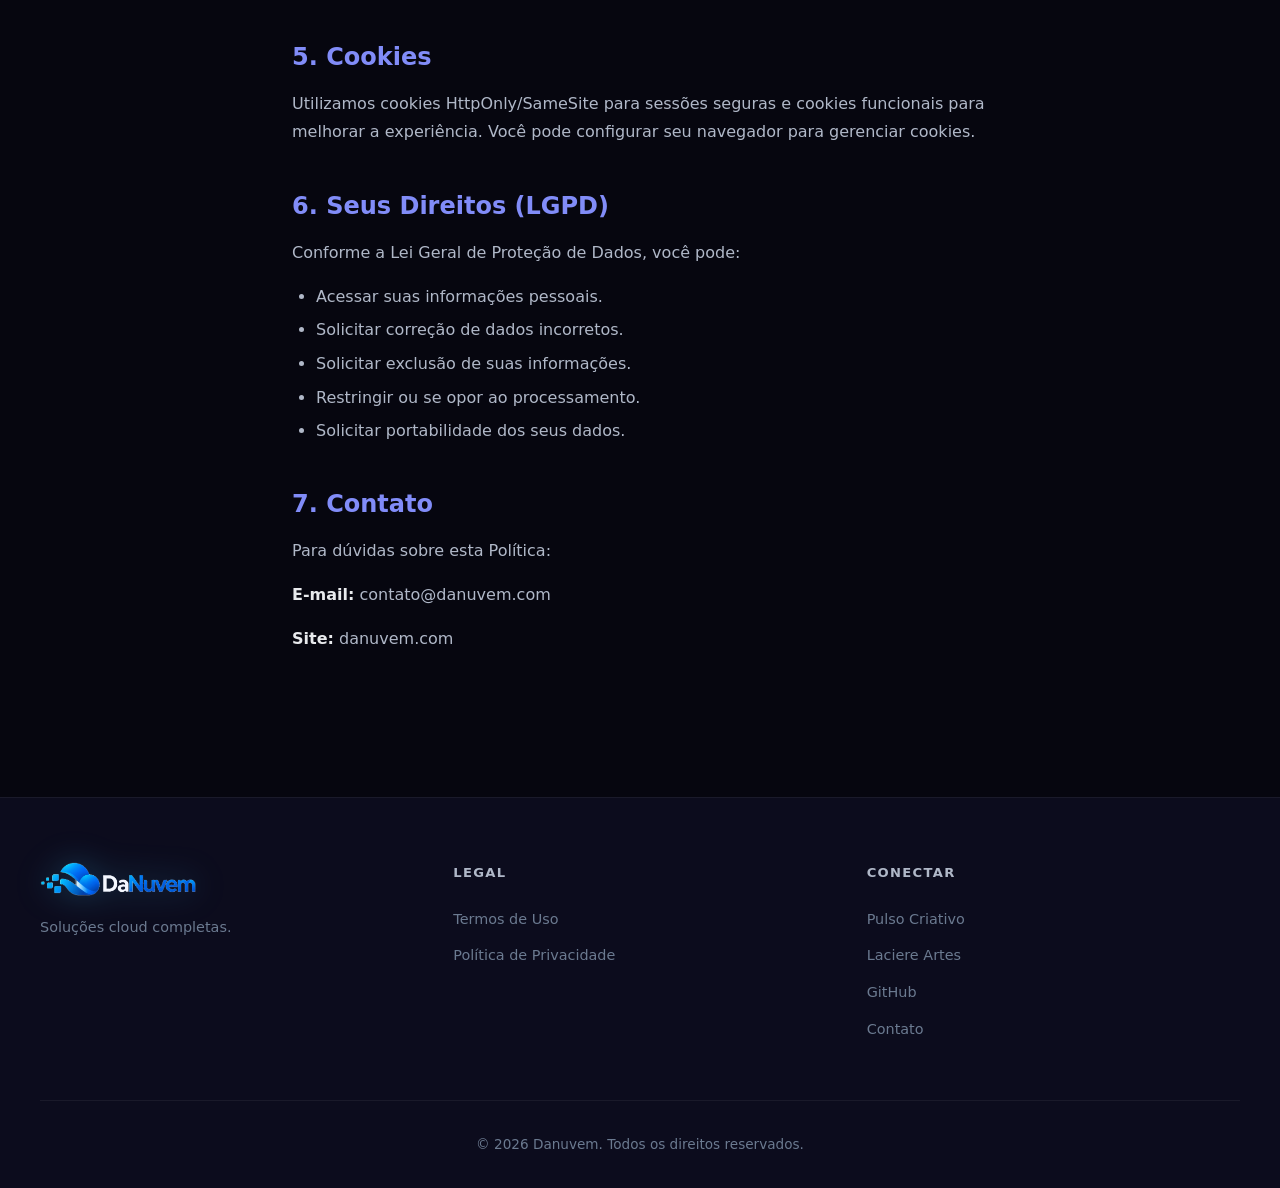
<file: politica-de-privacidade.html>
<!DOCTYPE html>
<html lang="pt-BR">
<head>
    <meta charset="UTF-8">
    <meta name="viewport" content="width=device-width, initial-scale=1.0">
    <title>Política de Privacidade — Danuvem</title>
    <meta name="description" content="Política de Privacidade da plataforma Danuvem.">
    <meta property="og:image" content="https://danuvem.com/img/danuvem-logo.png">
    <link rel="icon" type="image/png" sizes="32x32" href="favicon.png">
    <link rel="icon" type="image/png" sizes="16x16" href="img/favicon-16x16.png">
    <link rel="apple-touch-icon" sizes="180x180" href="img/apple-touch-icon.png">
    <link rel="stylesheet" href="css/style.css">
</head>
<body>
    <header>
        <nav>
            <a href="index.html" class="logo" aria-label="Danuvem">
                <img src="img/danuvem-logo.webp" alt="Danuvem" class="logo-img" width="165" height="36">
            </a>
            <div class="nav-links">
                <a href="index.html#solucoes">Soluções</a>
                <a href="index.html#parceiros">Parceiros</a>
                <a href="index.html#precos">Preços</a>
                <a href="index.html" class="btn btn-ghost" style="padding: 0.5rem 1.2rem;">← Voltar</a>
            </div>
            <button class="mobile-toggle" aria-label="Abrir menu">
                <svg viewBox="0 0 24 24"><path d="M3 18H21V16H3V18ZM3 13H21V11H3V13ZM3 6V8H21V6H3Z"/></svg>
            </button>
        </nav>
    </header>

    <section class="doc-content">
        <h1>Política de Privacidade</h1>
        <p class="last-updated">Última atualização: Setembro de 2026</p>

        <p>A <strong>Danuvem</strong> ("nós", "nosso", "nossa") leva sua privacidade a sério. Esta Política descreve como coletamos, usamos, armazenamos e protegemos suas informações pessoais ao utilizar nossos serviços — incluindo APIs REST, aplicativos de chat, SetAPI Cloud, Danuvem AI Studio & Consultoria, soluções parceiras (Pulso Criativo, Laciere Artes), sites auto-gerenciáveis e demais ferramentas disponíveis em <strong>danuvem.com</strong> e serviços associados.</p>

        <h2>1. Coleta de Informações</h2>
        <p>Coletamos as seguintes informações:</p>
        <ul>
            <li><strong>Informações de Registro:</strong> Nome, e-mail e credenciais de acesso.</li>
            <li><strong>Informações de Pagamento:</strong> Processadas de forma segura por provedores terceirizados (Stripe, MercadoPago). Não armazenamos dados completos de cartão.</li>
            <li><strong>Dados de Uso:</strong> Interações com a plataforma, logs de acesso, desempenho de aplicações e estatísticas de tráfego.</li>
            <li><strong>Conteúdo do Usuário:</strong> Arquivos, código-fonte, bancos de dados, mensagens de chat e demais informações hospedadas em nossos servidores.</li>
        </ul>

        <h2>2. Uso das Informações</h2>
        <p>Utilizamos suas informações para:</p>
        <ul>
            <li>Fornecer, operar e manter os serviços da Danuvem.</li>
            <li>Processar transações e enviar notificações relacionadas.</li>
            <li>Melhorar, personalizar e expandir nossos serviços e soluções.</li>
            <li>Analisar como você utiliza a plataforma para aprimorar a experiência.</li>
            <li>Comunicar-nos com você para suporte e atualizações.</li>
        </ul>

        <h2>3. Proteção e Armazenamento</h2>
        <p>Adotamos medidas robustas de segurança: backups criptografados com chave Fernet, RLS (Row Level Security), isolamento multi-organização, tokens SHA-256 e autenticação MFA. Seus dados são armazenados em infraestrutura segura com acesso restrito.</p>

        <h2>4. Compartilhamento de Dados</h2>
        <p><strong>Não vendemos suas informações pessoais.</strong> Podemos compartilhar dados apenas com:</p>
        <ul>
            <li><strong>Provedores de Serviço:</strong> Infraestrutura cloud, processamento de pagamentos e análise operacional.</li>
            <li><strong>Cumprimento Legal:</strong> Quando exigido por lei ou processos legais válidos.</li>
        </ul>

        <h2>5. Cookies</h2>
        <p>Utilizamos cookies HttpOnly/SameSite para sessões seguras e cookies funcionais para melhorar a experiência. Você pode configurar seu navegador para gerenciar cookies.</p>

        <h2>6. Seus Direitos (LGPD)</h2>
        <p>Conforme a Lei Geral de Proteção de Dados, você pode:</p>
        <ul>
            <li>Acessar suas informações pessoais.</li>
            <li>Solicitar correção de dados incorretos.</li>
            <li>Solicitar exclusão de suas informações.</li>
            <li>Restringir ou se opor ao processamento.</li>
            <li>Solicitar portabilidade dos seus dados.</li>
        </ul>

        <h2>7. Contato</h2>
        <p>Para dúvidas sobre esta Política:</p>
        <p><strong>E-mail:</strong> contato@danuvem.com</p>
        <p><strong>Site:</strong> danuvem.com</p>
    </section>

    <footer>
        <div class="footer-grid" style="grid-template-columns: 1fr 1fr 1fr;">
            <div class="footer-brand">
                <a href="index.html" class="logo" aria-label="Danuvem">
                    <img src="img/danuvem-logo.webp" alt="Danuvem" class="logo-img" width="140" height="31">
                </a>
                <p>Soluções cloud completas.</p>
            </div>
            <div class="footer-col">
                <h4>Legal</h4>
                <ul class="footer-links">
                    <li><a href="termos-de-uso.html">Termos de Uso</a></li>
                    <li><a href="politica-de-privacidade.html">Política de Privacidade</a></li>
                </ul>
            </div>
            <div class="footer-col">
                <h4>Conectar</h4>
                <ul class="footer-links">
                    <li><a href="https://pulsocriativo.danuv.net/" target="_blank">Pulso Criativo</a></li>
                    <li><a href="https://laciereartes.danuv.net/" target="_blank">Laciere Artes</a></li>
                    <li><a href="https://github.com/daset-net/setapi" target="_blank">GitHub</a></li>
                    <li><a href="mailto:contato@danuvem.com">Contato</a></li>
                </ul>
            </div>
        </div>
        <div class="footer-bottom">
            <p>&copy; 2026 Danuvem. Todos os direitos reservados.</p>
        </div>
    </footer>

    <script src="js/main.js"></script>
</body>
</html>
</file>
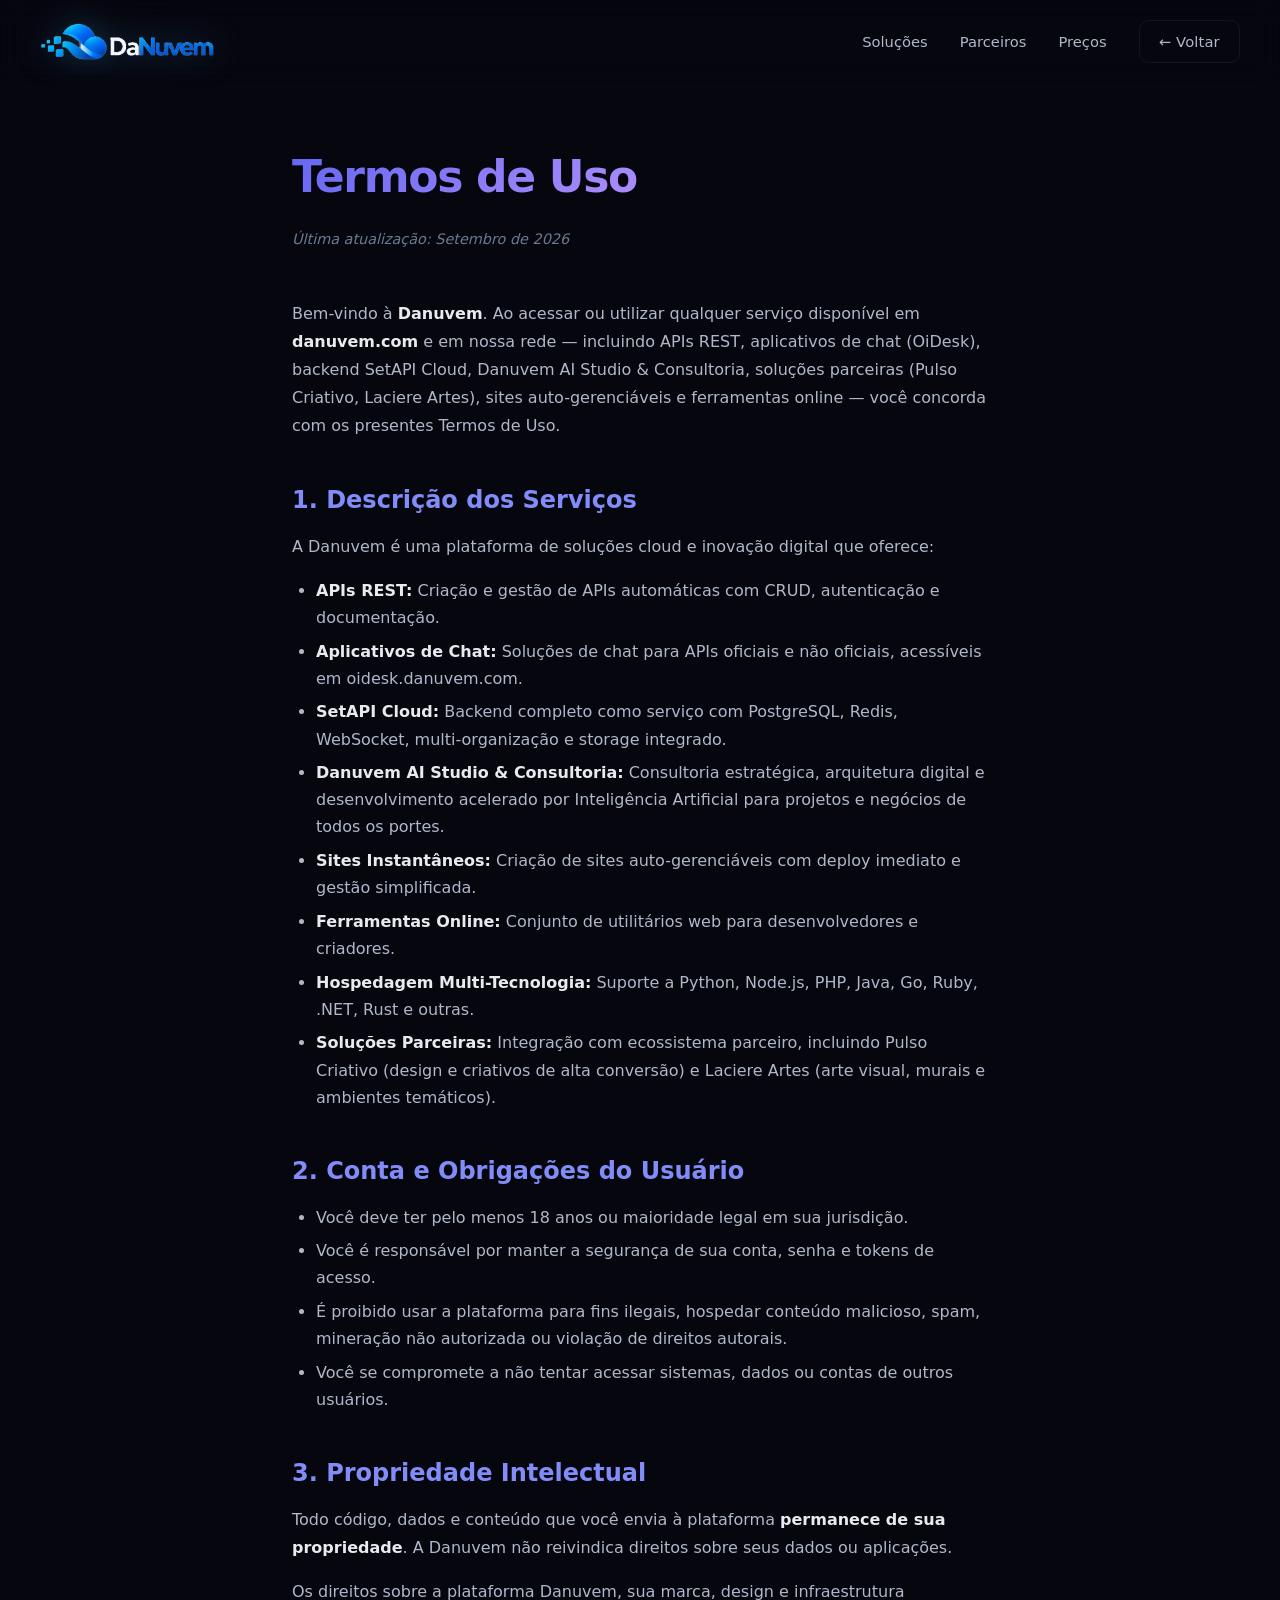
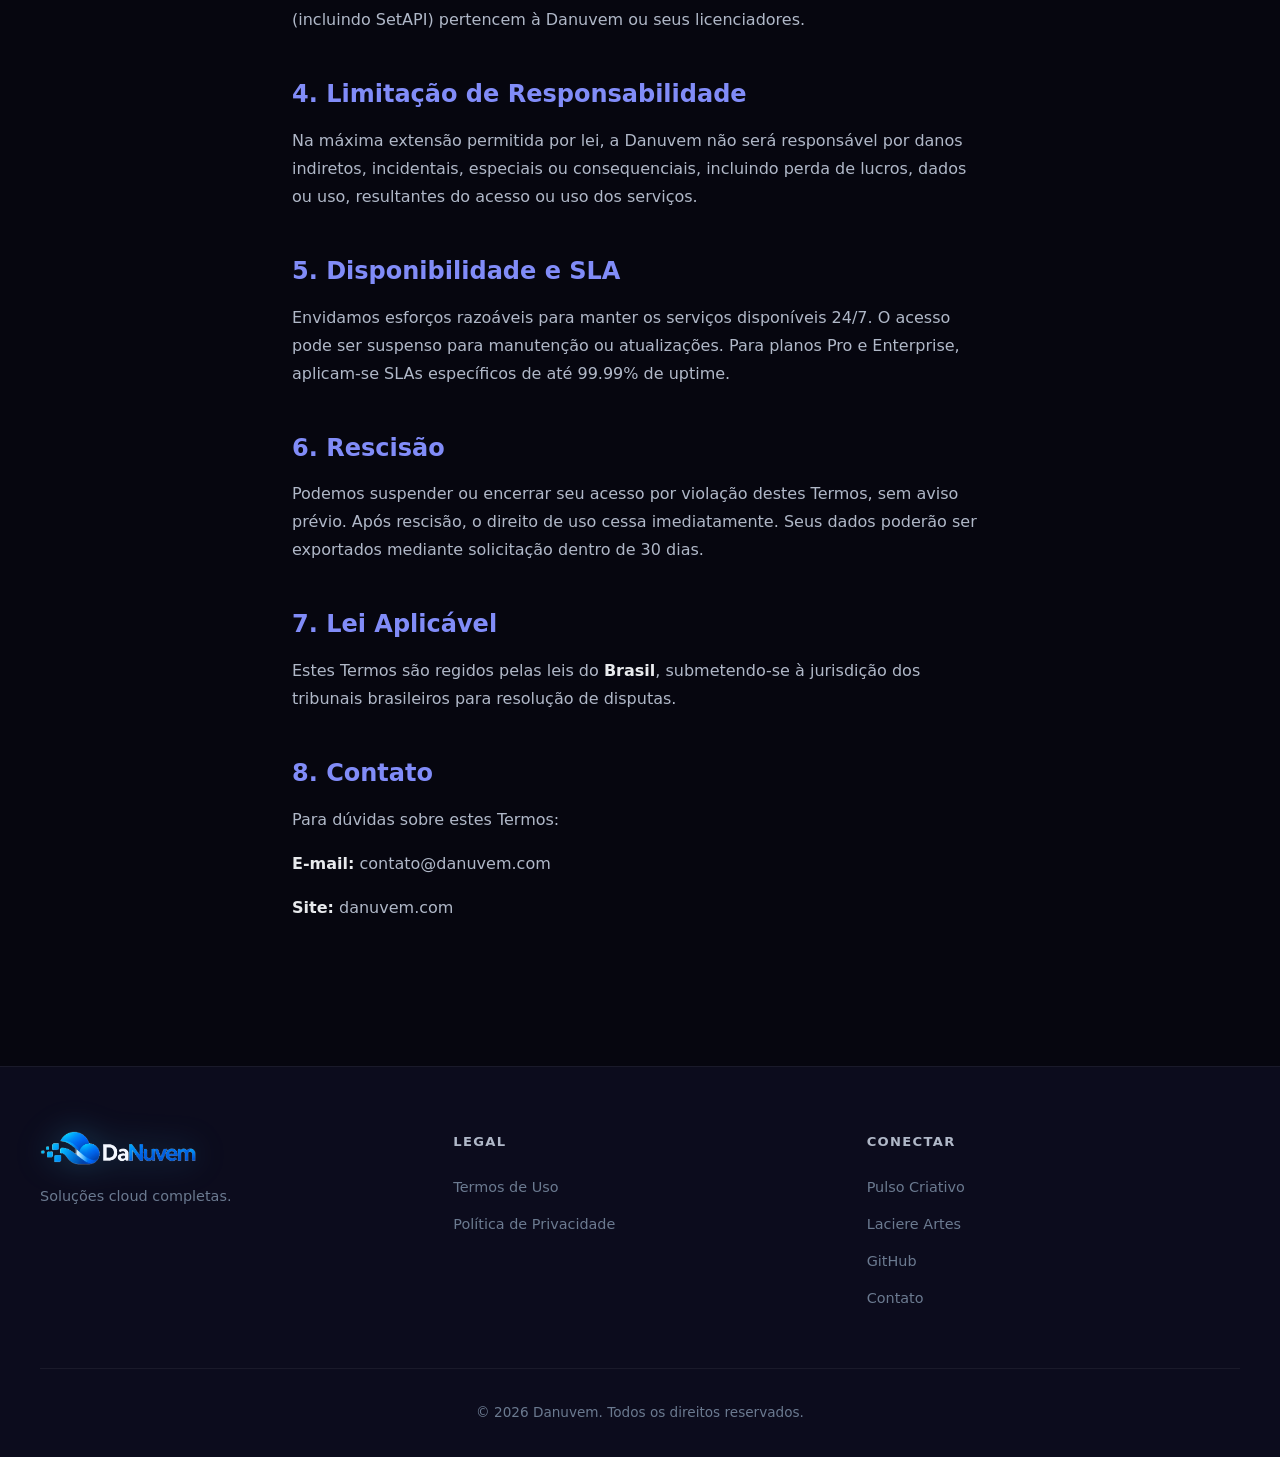
<file: termos-de-uso.html>
<!DOCTYPE html>
<html lang="pt-BR">
<head>
    <meta charset="UTF-8">
    <meta name="viewport" content="width=device-width, initial-scale=1.0">
    <title>Termos de Uso — Danuvem</title>
    <meta name="description" content="Termos de Uso da plataforma Danuvem.">
        <meta property="og:image" content="https://danuvem.com/img/danuvem-logo.png">
    <link rel="icon" type="image/png" sizes="32x32" href="favicon.png">
    <link rel="icon" type="image/png" sizes="16x16" href="img/favicon-16x16.png">
    <link rel="apple-touch-icon" sizes="180x180" href="img/apple-touch-icon.png">
    <link rel="stylesheet" href="css/style.css">
</head>
<body>
    <header>
        <nav>
            <a href="index.html" class="logo" aria-label="Danuvem">
                <img src="img/danuvem-logo.webp" alt="Danuvem" class="logo-img" width="165" height="36">
            </a>
            <div class="nav-links">
                <a href="index.html#solucoes">Soluções</a>
                <a href="index.html#parceiros">Parceiros</a>
                <a href="index.html#precos">Preços</a>
                <a href="index.html" class="btn btn-ghost" style="padding: 0.5rem 1.2rem;">← Voltar</a>
            </div>
            <button class="mobile-toggle" aria-label="Abrir menu">
                <svg viewBox="0 0 24 24"><path d="M3 18H21V16H3V18ZM3 13H21V11H3V13ZM3 6V8H21V6H3Z"/></svg>
            </button>
        </nav>
    </header>

    <section class="doc-content">
        <h1>Termos de Uso</h1>
        <p class="last-updated">Última atualização: Setembro de 2026</p>

        <p>Bem-vindo à <strong>Danuvem</strong>. Ao acessar ou utilizar qualquer serviço disponível em <strong>danuvem.com</strong> e em nossa rede — incluindo APIs REST, aplicativos de chat (OiDesk), backend SetAPI Cloud, Danuvem AI Studio & Consultoria, soluções parceiras (Pulso Criativo, Laciere Artes), sites auto-gerenciáveis e ferramentas online — você concorda com os presentes Termos de Uso.</p>

        <h2>1. Descrição dos Serviços</h2>
        <p>A Danuvem é uma plataforma de soluções cloud e inovação digital que oferece:</p>
        <ul>
            <li><strong>APIs REST:</strong> Criação e gestão de APIs automáticas com CRUD, autenticação e documentação.</li>
            <li><strong>Aplicativos de Chat:</strong> Soluções de chat para APIs oficiais e não oficiais, acessíveis em oidesk.danuvem.com.</li>
            <li><strong>SetAPI Cloud:</strong> Backend completo como serviço com PostgreSQL, Redis, WebSocket, multi-organização e storage integrado.</li>
            <li><strong>Danuvem AI Studio & Consultoria:</strong> Consultoria estratégica, arquitetura digital e desenvolvimento acelerado por Inteligência Artificial para projetos e negócios de todos os portes.</li>
            <li><strong>Sites Instantâneos:</strong> Criação de sites auto-gerenciáveis com deploy imediato e gestão simplificada.</li>
            <li><strong>Ferramentas Online:</strong> Conjunto de utilitários web para desenvolvedores e criadores.</li>
            <li><strong>Hospedagem Multi-Tecnologia:</strong> Suporte a Python, Node.js, PHP, Java, Go, Ruby, .NET, Rust e outras.</li>
            <li><strong>Soluções Parceiras:</strong> Integração com ecossistema parceiro, incluindo Pulso Criativo (design e criativos de alta conversão) e Laciere Artes (arte visual, murais e ambientes temáticos).</li>
        </ul>

        <h2>2. Conta e Obrigações do Usuário</h2>
        <ul>
            <li>Você deve ter pelo menos 18 anos ou maioridade legal em sua jurisdição.</li>
            <li>Você é responsável por manter a segurança de sua conta, senha e tokens de acesso.</li>
            <li>É proibido usar a plataforma para fins ilegais, hospedar conteúdo malicioso, spam, mineração não autorizada ou violação de direitos autorais.</li>
            <li>Você se compromete a não tentar acessar sistemas, dados ou contas de outros usuários.</li>
        </ul>

        <h2>3. Propriedade Intelectual</h2>
        <p>Todo código, dados e conteúdo que você envia à plataforma <strong>permanece de sua propriedade</strong>. A Danuvem não reivindica direitos sobre seus dados ou aplicações.</p>
        <p>Os direitos sobre a plataforma Danuvem, sua marca, design e infraestrutura (incluindo SetAPI) pertencem à Danuvem ou seus licenciadores.</p>

        <h2>4. Limitação de Responsabilidade</h2>
        <p>Na máxima extensão permitida por lei, a Danuvem não será responsável por danos indiretos, incidentais, especiais ou consequenciais, incluindo perda de lucros, dados ou uso, resultantes do acesso ou uso dos serviços.</p>

        <h2>5. Disponibilidade e SLA</h2>
        <p>Envidamos esforços razoáveis para manter os serviços disponíveis 24/7. O acesso pode ser suspenso para manutenção ou atualizações. Para planos Pro e Enterprise, aplicam-se SLAs específicos de até 99.99% de uptime.</p>

        <h2>6. Rescisão</h2>
        <p>Podemos suspender ou encerrar seu acesso por violação destes Termos, sem aviso prévio. Após rescisão, o direito de uso cessa imediatamente. Seus dados poderão ser exportados mediante solicitação dentro de 30 dias.</p>

        <h2>7. Lei Aplicável</h2>
        <p>Estes Termos são regidos pelas leis do <strong>Brasil</strong>, submetendo-se à jurisdição dos tribunais brasileiros para resolução de disputas.</p>

        <h2>8. Contato</h2>
        <p>Para dúvidas sobre estes Termos:</p>
        <p><strong>E-mail:</strong> contato@danuvem.com</p>
        <p><strong>Site:</strong> danuvem.com</p>
    </section>

    <footer>
        <div class="footer-grid" style="grid-template-columns: 1fr 1fr 1fr;">
            <div class="footer-brand">
                <a href="index.html" class="logo" aria-label="Danuvem">
                    <img src="img/danuvem-logo.webp" alt="Danuvem" class="logo-img" width="140" height="31">
                </a>
                <p>Soluções cloud completas.</p>
            </div>
            <div class="footer-col">
                <h4>Legal</h4>
                <ul class="footer-links">
                    <li><a href="termos-de-uso.html">Termos de Uso</a></li>
                    <li><a href="politica-de-privacidade.html">Política de Privacidade</a></li>
                </ul>
            </div>
            <div class="footer-col">
                <h4>Conectar</h4>
                <ul class="footer-links">
                    <li><a href="https://pulsocriativo.danuv.net/" target="_blank">Pulso Criativo</a></li>
                    <li><a href="https://laciereartes.danuv.net/" target="_blank">Laciere Artes</a></li>
                    <li><a href="https://github.com/daset-net/setapi" target="_blank">GitHub</a></li>
                    <li><a href="mailto:contato@danuvem.com">Contato</a></li>
                </ul>
            </div>
        </div>
        <div class="footer-bottom">
            <p>&copy; 2026 Danuvem. Todos os direitos reservados.</p>
        </div>
    </footer>

    <script src="js/main.js"></script>
</body>
</html>
</file>
<file: css/style.css>
:root {
    --bg-main: #06060f;
    --bg-surface: #0c0c1d;
    --bg-card: rgba(18, 18, 40, 0.65);
    --bg-card-hover: rgba(30, 30, 60, 0.85);
    --primary: #6366f1;
    --primary-light: #818cf8;
    --primary-glow: rgba(99, 102, 241, 0.25);
    --accent: #a78bfa;
    --accent-secondary: #38bdf8;
    --success: #34d399;
    --warning: #fbbf24;
    --text-main: #e8eaed;
    --text-secondary: #b0b8c8;
    --text-muted: #6b7a90;
    --border: rgba(255, 255, 255, 0.06);
    --border-hover: rgba(99, 102, 241, 0.3);
    --gradient-primary: linear-gradient(135deg, #6366f1 0%, #a78bfa 50%, #38bdf8 100%);
    --gradient-card: linear-gradient(135deg, rgba(99,102,241,0.08) 0%, rgba(167,139,250,0.04) 100%);
    --gradient-hero: radial-gradient(ellipse 80% 60% at 50% -10%, rgba(99,102,241,0.18) 0%, rgba(56,189,248,0.06) 40%, transparent 70%);
    --font-main: 'Inter', system-ui, -apple-system, BlinkMacSystemFont, 'Segoe UI', Roboto, sans-serif;
    --font-display: 'Inter', system-ui, -apple-system, sans-serif;
    --radius: 16px;
    --radius-sm: 10px;
    --shadow-card: 0 4px 24px rgba(0,0,0,0.25), 0 0 0 1px var(--border);
    --shadow-glow: 0 0 40px var(--primary-glow);
    --transition: 0.35s cubic-bezier(0.4, 0, 0.2, 1);
}

*, *::before, *::after {
    margin: 0;
    padding: 0;
    box-sizing: border-box;
}

html {
    scroll-behavior: smooth;
    scrollbar-width: thin;
    scrollbar-color: var(--primary) var(--bg-main);
}

body {
    font-family: var(--font-main);
    background-color: var(--bg-main);
    color: var(--text-main);
    line-height: 1.7;
    overflow-x: hidden;
    -webkit-font-smoothing: antialiased;
    -moz-osx-font-smoothing: grayscale;
}

::-webkit-scrollbar { width: 6px; }
::-webkit-scrollbar-track { background: var(--bg-main); }
::-webkit-scrollbar-thumb { background: var(--primary); border-radius: 3px; }

a { color: var(--primary-light); text-decoration: none; transition: color var(--transition); }
a:hover { color: var(--accent); }

/* ─── HEADER ─── */
header {
    position: fixed;
    top: 0;
    width: 100%;
    z-index: 1000;
    padding: 1.25rem 2rem;
    transition: all var(--transition);
    backdrop-filter: blur(12px);
    -webkit-backdrop-filter: blur(12px);
}
header.scrolled {
    background: rgba(6, 6, 15, 0.92);
    padding: 0.85rem 2rem;
    border-bottom: 1px solid var(--border);
    box-shadow: 0 2px 20px rgba(0,0,0,0.3);
}
nav {
    display: flex;
    justify-content: space-between;
    align-items: center;
    max-width: 1200px;
    margin: 0 auto;
}
.logo {
    display: inline-flex;
    align-items: center;
    text-decoration: none;
    transition: transform var(--transition);
}
.logo:hover {
    transform: translateY(-1px);
}
.logo-img {
    height: 38px;
    width: auto;
    max-width: 175px;
    display: block;
    object-fit: contain;
    filter: drop-shadow(0 0 16px rgba(56, 189, 248, 0.28));
    transition: filter var(--transition), transform var(--transition);
}
.logo:hover .logo-img {
    filter: drop-shadow(0 0 24px rgba(56, 189, 248, 0.55));
}
.footer-brand .logo-img {
    height: 34px;
    margin-bottom: 0.5rem;
}
.nav-links {
    display: flex;
    align-items: center;
    gap: 2rem;
}
.nav-links a {
    color: var(--text-secondary);
    text-decoration: none;
    font-weight: 500;
    font-size: 0.92rem;
    transition: color var(--transition);
    position: relative;
}
.nav-links a:not(.btn)::after {
    content: '';
    position: absolute;
    bottom: -4px;
    left: 0;
    width: 0;
    height: 2px;
    background: var(--gradient-primary);
    transition: width var(--transition);
    border-radius: 1px;
}
.nav-links a:not(.btn):hover { color: #fff; }
.nav-links a:not(.btn):hover::after { width: 100%; }

/* ─── BUTTONS ─── */
.btn {
    padding: 0.7rem 1.6rem;
    border-radius: var(--radius-sm);
    text-decoration: none;
    font-weight: 600;
    font-size: 0.92rem;
    transition: all var(--transition);
    display: inline-flex;
    align-items: center;
    gap: 0.5rem;
    cursor: pointer;
    border: none;
    font-family: var(--font-main);
    letter-spacing: 0.01em;
}
.btn-primary {
    background: var(--gradient-primary);
    color: white;
    box-shadow: 0 2px 12px var(--primary-glow);
}
.btn-primary:hover {
    transform: translateY(-2px);
    box-shadow: 0 6px 24px var(--primary-glow);
}
.btn-outline {
    border: 1.5px solid rgba(99,102,241,0.4);
    color: var(--primary-light);
    background: transparent;
}
.btn-outline:hover {
    background: rgba(99,102,241,0.1);
    border-color: var(--primary-light);
}
.btn-ghost {
    color: var(--text-secondary);
    background: transparent;
    border: 1.5px solid var(--border);
}
.btn-ghost:hover {
    border-color: var(--border-hover);
    color: white;
}
.mobile-toggle {
    display: none;
    cursor: pointer;
    background: none;
    border: none;
    padding: 0.4rem;
}
.mobile-toggle svg { fill: var(--text-main); width: 24px; height: 24px; }

/* ─── LAYOUT ─── */
section {
    padding: 6rem 2rem;
    max-width: 1200px;
    margin: 0 auto;
}
.section-label {
    text-transform: uppercase;
    font-size: 0.78rem;
    font-weight: 700;
    letter-spacing: 0.15em;
    color: var(--primary-light);
    margin-bottom: 0.75rem;
    display: block;
    text-align: center;
}
.section-title {
    text-align: center;
    font-size: 2.75rem;
    font-weight: 800;
    letter-spacing: -0.03em;
    line-height: 1.15;
    margin-bottom: 1.25rem;
}
.section-title span {
    background: var(--gradient-primary);
    -webkit-background-clip: text;
    -webkit-text-fill-color: transparent;
    background-clip: text;
}
.section-desc {
    text-align: center;
    color: var(--text-secondary);
    max-width: 620px;
    margin: 0 auto 3.5rem;
    font-size: 1.1rem;
    line-height: 1.7;
}

/* ─── HERO ─── */
.hero {
    min-height: 100vh;
    display: flex;
    align-items: center;
    justify-content: center;
    text-align: center;
    position: relative;
    padding: 120px 2rem 80px;
    overflow: hidden;
}
.hero::before {
    content: '';
    position: absolute;
    inset: 0;
    background: var(--gradient-hero);
    z-index: 0;
}
.hero::after {
    content: '';
    position: absolute;
    top: 50%;
    left: 50%;
    transform: translate(-50%, -50%);
    width: 600px;
    height: 600px;
    background: radial-gradient(circle, rgba(99,102,241,0.08) 0%, transparent 70%);
    border-radius: 50%;
    filter: blur(60px);
    z-index: 0;
    animation: pulse-glow 6s ease-in-out infinite;
}
@keyframes pulse-glow {
    0%, 100% { opacity: 0.6; transform: translate(-50%, -50%) scale(1); }
    50% { opacity: 1; transform: translate(-50%, -50%) scale(1.15); }
}
.hero-content {
    max-width: 820px;
    z-index: 1;
    position: relative;
}
.hero-badge {
    display: inline-flex;
    align-items: center;
    gap: 0.5rem;
    background: rgba(99,102,241,0.12);
    border: 1px solid rgba(99,102,241,0.25);
    border-radius: 50px;
    padding: 0.4rem 1.2rem;
    font-size: 0.82rem;
    font-weight: 600;
    color: var(--primary-light);
    margin-bottom: 2rem;
    backdrop-filter: blur(8px);
}
.hero-badge-dot {
    width: 6px;
    height: 6px;
    border-radius: 50%;
    background: var(--success);
    animation: blink 2s ease-in-out infinite;
}
@keyframes blink {
    0%, 100% { opacity: 1; }
    50% { opacity: 0.3; }
}
.hero-title {
    font-family: var(--font-display);
    font-size: 4.2rem;
    font-weight: 800;
    line-height: 1.08;
    letter-spacing: -0.04em;
    margin-bottom: 1.5rem;
}
.hero-title span {
    background: var(--gradient-primary);
    -webkit-background-clip: text;
    -webkit-text-fill-color: transparent;
    background-clip: text;
}
.hero-subtitle {
    font-size: 1.2rem;
    color: var(--text-secondary);
    margin-bottom: 2.5rem;
    line-height: 1.7;
    max-width: 600px;
    margin-left: auto;
    margin-right: auto;
}
.hero-subtitle strong { color: var(--text-main); font-weight: 600; }
.hero-cta {
    display: flex;
    gap: 1rem;
    justify-content: center;
    flex-wrap: wrap;
    margin-bottom: 3rem;
}
.hero-stats {
    display: flex;
    justify-content: center;
    gap: 3rem;
    margin-top: 1rem;
}
.hero-stat {
    text-align: center;
}
.hero-stat-value {
    font-size: 1.5rem;
    font-weight: 800;
    background: var(--gradient-primary);
    -webkit-background-clip: text;
    -webkit-text-fill-color: transparent;
    background-clip: text;
}
.hero-stat-label {
    font-size: 0.8rem;
    color: var(--text-muted);
    text-transform: uppercase;
    letter-spacing: 0.08em;
}

/* ─── SOLUTIONS ─── */
.solutions-grid {
    display: grid;
    grid-template-columns: repeat(auto-fit, minmax(340px, 1fr));
    gap: 1.5rem;
}
.solution-card {
    background: var(--bg-card);
    border: 1px solid var(--border);
    border-radius: var(--radius);
    padding: 2rem;
    position: relative;
    overflow: hidden;
    transition: all var(--transition);
    backdrop-filter: blur(8px);
}
.solution-card::before {
    content: '';
    position: absolute;
    top: 0;
    left: 0;
    right: 0;
    height: 3px;
    background: var(--gradient-primary);
    opacity: 0;
    transition: opacity var(--transition);
}
.solution-card:hover {
    transform: translateY(-4px);
    border-color: var(--border-hover);
    box-shadow: var(--shadow-glow);
}
.solution-card:hover::before { opacity: 1; }
.solution-icon {
    width: 52px;
    height: 52px;
    border-radius: 12px;
    display: flex;
    align-items: center;
    justify-content: center;
    margin-bottom: 1.5rem;
    position: relative;
}
.solution-icon svg {
    width: 28px;
    height: 28px;
}
.solution-icon.icon-api { background: rgba(99,102,241,0.12); }
.solution-icon.icon-api svg { stroke: var(--primary-light); fill: none; }
.solution-icon.icon-chat { background: rgba(52,211,153,0.12); }
.solution-icon.icon-chat svg { stroke: var(--success); fill: none; }
.solution-icon.icon-backend { background: rgba(167,139,250,0.12); }
.solution-icon.icon-backend svg { stroke: var(--accent); fill: none; }
.solution-icon.icon-sites { background: rgba(56,189,248,0.12); }
.solution-icon.icon-sites svg { stroke: var(--accent-secondary); fill: none; }
.solution-icon.icon-tools { background: rgba(251,191,36,0.12); }
.solution-icon.icon-tools svg { stroke: var(--warning); fill: none; }
.solution-icon.icon-hosting { background: rgba(244,114,182,0.12); }
.solution-icon.icon-hosting svg { stroke: #f472b6; fill: none; }
.solution-icon.icon-design { background: rgba(249,115,22,0.12); }
.solution-icon.icon-design svg { stroke: #f97316; fill: none; }
.solution-icon.icon-ai { background: rgba(56,189,248,0.14); box-shadow: 0 0 15px rgba(56,189,248,0.18); }
.solution-icon.icon-ai svg { stroke: #38bdf8; fill: none; }
.solution-icon.icon-art { background: rgba(208,162,82,0.14); }
.solution-icon.icon-art svg { stroke: #d0a252; fill: none; }
.solution-card h3 {
    font-size: 1.3rem;
    font-weight: 700;
    margin-bottom: 0.6rem;
    letter-spacing: -0.01em;
}
.solution-card p {
    color: var(--text-secondary);
    font-size: 0.95rem;
    line-height: 1.65;
    margin-bottom: 1rem;
}
.solution-tag {
    display: inline-block;
    font-size: 0.72rem;
    font-weight: 600;
    text-transform: uppercase;
    letter-spacing: 0.08em;
    padding: 0.25rem 0.7rem;
    border-radius: 50px;
    background: rgba(99,102,241,0.1);
    color: var(--primary-light);
    border: 1px solid rgba(99,102,241,0.2);
}
.solution-tag.tag-green { background: rgba(52,211,153,0.1); color: var(--success); border-color: rgba(52,211,153,0.2); }
.solution-tag.tag-purple { background: rgba(167,139,250,0.1); color: var(--accent); border-color: rgba(167,139,250,0.2); }
.solution-tag.tag-blue { background: rgba(56,189,248,0.1); color: var(--accent-secondary); border-color: rgba(56,189,248,0.2); }
.solution-tag.tag-yellow { background: rgba(251,191,36,0.1); color: var(--warning); border-color: rgba(251,191,36,0.2); }
.solution-tag.tag-pink { background: rgba(244,114,182,0.1); color: #f472b6; border-color: rgba(244,114,182,0.2); }
.solution-tag.tag-orange { background: rgba(249,115,22,0.1); color: #f97316; border-color: rgba(249,115,22,0.2); }
.solution-tag.tag-ai { background: rgba(56,189,248,0.12); color: #38bdf8; border-color: rgba(56,189,248,0.25); }
.solution-tag.tag-gold { background: rgba(208,162,82,0.12); color: #d0a252; border-color: rgba(208,162,82,0.25); }

/* ─── PARTNERS ─── */
.partners-grid {
    display: grid;
    grid-template-columns: repeat(auto-fit, minmax(360px, 1fr));
    gap: 2rem;
}
.partner-card {
    background: var(--bg-card);
    border: 1px solid var(--border);
    border-radius: var(--radius);
    padding: 2.5rem;
    position: relative;
    overflow: hidden;
    transition: all var(--transition);
    backdrop-filter: blur(8px);
    display: flex;
    flex-direction: column;
    justify-content: space-between;
}
.partner-card::before {
    content: '';
    position: absolute;
    top: 0;
    left: 0;
    right: 0;
    height: 3px;
    background: var(--gradient-primary);
    opacity: 0;
    transition: opacity var(--transition);
}
.partner-card:hover {
    transform: translateY(-4px);
    border-color: var(--border-hover);
    box-shadow: var(--shadow-glow);
}
.partner-card:hover::before { opacity: 1; }
.partner-top {
    margin-bottom: 1.5rem;
}
.partner-badge-row {
    display: flex;
    justify-content: space-between;
    align-items: center;
    margin-bottom: 1.25rem;
}
.partner-status {
    font-size: 0.75rem;
    color: var(--text-muted);
    display: inline-flex;
    align-items: center;
    gap: 0.4rem;
}
.partner-status-dot {
    width: 6px;
    height: 6px;
    border-radius: 50%;
    background: var(--success);
}
.partner-card h3 {
    font-size: 1.5rem;
    font-weight: 700;
    margin-bottom: 0.6rem;
    letter-spacing: -0.01em;
}
.partner-card p {
    color: var(--text-secondary);
    font-size: 0.98rem;
    line-height: 1.7;
    margin-bottom: 1.5rem;
}
.solution-link {
    display: inline-flex;
    align-items: center;
    gap: 0.4rem;
    font-size: 0.88rem;
    font-weight: 600;
    color: var(--primary-light);
    margin-top: 0.5rem;
    transition: gap var(--transition);
}
.solution-link:hover { gap: 0.7rem; }
.solution-link svg { width: 16px; height: 16px; stroke: currentColor; fill: none; }

/* ─── FEATURES ─── */
.features-grid {
    display: grid;
    grid-template-columns: repeat(auto-fit, minmax(240px, 1fr));
    gap: 1.25rem;
}
.feature-card {
    background: var(--bg-card);
    border: 1px solid var(--border);
    border-radius: var(--radius);
    padding: 1.75rem;
    transition: all var(--transition);
    backdrop-filter: blur(8px);
}
.feature-card:hover {
    transform: translateY(-3px);
    border-color: var(--border-hover);
}
.feature-icon {
    width: 42px;
    height: 42px;
    margin-bottom: 1.25rem;
    stroke: var(--primary-light);
    fill: none;
}
.feature-card h3 {
    font-size: 1.1rem;
    font-weight: 700;
    margin-bottom: 0.5rem;
}
.feature-card p {
    color: var(--text-secondary);
    font-size: 0.9rem;
    line-height: 1.6;
}

/* ─── TECH GRID ─── */
.tech-section {
    background: var(--gradient-card);
    border: 1px solid var(--border);
    border-radius: 24px;
    padding: 4rem 3rem;
    position: relative;
    overflow: hidden;
}
.tech-grid {
    display: grid;
    grid-template-columns: repeat(auto-fit, minmax(110px, 1fr));
    gap: 1.25rem;
}
.tech-item {
    background: rgba(255,255,255,0.03);
    border: 1px solid var(--border);
    border-radius: var(--radius-sm);
    padding: 1.25rem 1rem;
    display: flex;
    flex-direction: column;
    align-items: center;
    gap: 0.75rem;
    transition: all var(--transition);
    cursor: default;
}
.tech-item:hover {
    transform: translateY(-4px);
    border-color: var(--border-hover);
    background: rgba(99,102,241,0.06);
}
.tech-item svg { width: 36px; height: 36px; fill: var(--text-secondary); }
.tech-item span { font-weight: 600; font-size: 0.85rem; color: var(--text-secondary); }
.tech-item:hover span { color: var(--text-main); }

/* ─── PRICING ─── */
.pricing-grid {
    display: grid;
    grid-template-columns: repeat(auto-fit, minmax(300px, 1fr));
    gap: 1.5rem;
    align-items: start;
}
.pricing-card {
    background: var(--bg-card);
    border: 1px solid var(--border);
    border-radius: var(--radius);
    padding: 2.5rem 2rem;
    text-align: center;
    position: relative;
    overflow: hidden;
    transition: all var(--transition);
}
.pricing-card:hover {
    transform: translateY(-3px);
    border-color: var(--border-hover);
}
.pricing-card.popular {
    border-color: var(--primary);
    box-shadow: var(--shadow-glow);
}
.pricing-card.popular::before {
    content: '';
    position: absolute;
    top: 0;
    left: 0;
    right: 0;
    height: 3px;
    background: var(--gradient-primary);
}
.pricing-badge {
    position: absolute;
    top: 1rem;
    right: 1rem;
    background: var(--gradient-primary);
    color: white;
    padding: 0.25rem 0.8rem;
    border-radius: 50px;
    font-size: 0.72rem;
    font-weight: 700;
    text-transform: uppercase;
    letter-spacing: 0.05em;
}
.pricing-card h3 {
    font-size: 1.4rem;
    font-weight: 700;
    margin-bottom: 0.5rem;
}
.pricing-price {
    font-size: 2.75rem;
    font-weight: 800;
    margin: 1rem 0;
    letter-spacing: -0.03em;
}
.pricing-price span { font-size: 1rem; font-weight: 500; color: var(--text-muted); }
.pricing-features {
    list-style: none;
    margin: 1.5rem 0 2rem;
    text-align: left;
}
.pricing-features li {
    margin-bottom: 0.75rem;
    display: flex;
    align-items: center;
    gap: 0.65rem;
    font-size: 0.92rem;
    color: var(--text-secondary);
}
.pricing-features svg {
    width: 18px;
    height: 18px;
    flex-shrink: 0;
    stroke: var(--success);
    fill: none;
    stroke-width: 2.5;
}

/* ─── STEPS ─── */
.steps-container {
    display: flex;
    flex-direction: column;
    gap: 2rem;
    max-width: 750px;
    margin: 0 auto;
}
.step {
    display: flex;
    gap: 2rem;
    align-items: flex-start;
    background: var(--bg-card);
    padding: 2rem;
    border-radius: var(--radius);
    border: 1px solid var(--border);
    transition: all var(--transition);
}
.step:hover {
    border-color: var(--border-hover);
    transform: translateX(4px);
}
.step-number {
    font-size: 3.5rem;
    font-weight: 900;
    background: var(--gradient-primary);
    -webkit-background-clip: text;
    -webkit-text-fill-color: transparent;
    background-clip: text;
    line-height: 1;
    opacity: 0.6;
    min-width: 60px;
}
.step-content h3 {
    font-size: 1.3rem;
    font-weight: 700;
    margin-bottom: 0.4rem;
}
.step-content p {
    color: var(--text-secondary);
    font-size: 0.95rem;
}

/* ─── CTA BANNER ─── */
.cta-banner {
    background: var(--gradient-card);
    border: 1px solid var(--border);
    border-radius: 24px;
    padding: 4rem 3rem;
    text-align: center;
    position: relative;
    overflow: hidden;
}
.cta-banner::before {
    content: '';
    position: absolute;
    top: -50%;
    left: -50%;
    width: 200%;
    height: 200%;
    background: radial-gradient(circle at 50% 100%, var(--primary-glow) 0%, transparent 50%);
    z-index: 0;
}
.cta-banner > * { position: relative; z-index: 1; }
.cta-banner h2 {
    font-size: 2.5rem;
    font-weight: 800;
    letter-spacing: -0.03em;
    margin-bottom: 1rem;
}
.cta-banner p {
    color: var(--text-secondary);
    font-size: 1.1rem;
    max-width: 500px;
    margin: 0 auto 2rem;
}

/* ─── DOC PAGES ─── */
.doc-content {
    padding-top: 140px;
    max-width: 760px;
}
.doc-content h1 {
    font-size: 2.75rem;
    font-weight: 800;
    margin-bottom: 0.75rem;
    letter-spacing: -0.03em;
    background: var(--gradient-primary);
    -webkit-background-clip: text;
    -webkit-text-fill-color: transparent;
    background-clip: text;
}
.doc-content .last-updated {
    color: var(--text-muted);
    margin-bottom: 3rem;
    font-style: italic;
    font-size: 0.9rem;
}
.doc-content h2 {
    font-size: 1.5rem;
    font-weight: 700;
    margin-top: 2.5rem;
    margin-bottom: 0.75rem;
    color: var(--primary-light);
}
.doc-content p { margin-bottom: 1rem; color: var(--text-secondary); line-height: 1.75; }
.doc-content ul { margin-bottom: 1rem; padding-left: 1.5rem; color: var(--text-secondary); }
.doc-content li { margin-bottom: 0.4rem; line-height: 1.7; }
.doc-content strong { color: var(--text-main); }

/* ─── FOOTER ─── */
footer {
    background: var(--bg-surface);
    border-top: 1px solid var(--border);
    padding: 4rem 2rem 2rem;
    margin-top: 2rem;
}
.footer-grid {
    display: grid;
    grid-template-columns: 1.5fr repeat(4, 1fr);
    gap: 2.5rem;
    max-width: 1200px;
    margin: 0 auto 3rem;
}
.footer-brand p { color: var(--text-muted); font-size: 0.9rem; margin-top: 0.75rem; line-height: 1.6; }
.footer-col h4 {
    font-size: 0.82rem;
    font-weight: 700;
    text-transform: uppercase;
    letter-spacing: 0.1em;
    color: var(--text-secondary);
    margin-bottom: 1.25rem;
}
.footer-links { list-style: none; }
.footer-links li { margin-bottom: 0.6rem; }
.footer-links a {
    color: var(--text-muted);
    text-decoration: none;
    font-size: 0.9rem;
    transition: color var(--transition);
}
.footer-links a:hover { color: var(--primary-light); }
.footer-bottom {
    text-align: center;
    padding-top: 2rem;
    border-top: 1px solid var(--border);
    color: var(--text-muted);
    font-size: 0.85rem;
    max-width: 1200px;
    margin: 0 auto;
}

/* ─── ANIMATIONS ─── */
.animate-on-scroll {
    opacity: 0;
    transform: translateY(24px);
    transition: opacity 0.7s ease-out, transform 0.7s ease-out;
}
.animate-on-scroll.visible {
    opacity: 1;
    transform: translateY(0);
}
.delay-1 { transition-delay: 0.1s; }
.delay-2 { transition-delay: 0.2s; }
.delay-3 { transition-delay: 0.3s; }
.delay-4 { transition-delay: 0.4s; }

/* ─── RESPONSIVE ─── */
@media (max-width: 900px) {
    .footer-grid { grid-template-columns: 1fr 1fr; }
    .partners-grid { grid-template-columns: 1fr; }
}
@media (max-width: 768px) {
    .nav-links {
        display: none;
        position: absolute;
        top: 100%;
        left: 0;
        width: 100%;
        background: rgba(6,6,15,0.97);
        backdrop-filter: blur(16px);
        flex-direction: column;
        padding: 1.5rem 2rem;
        border-bottom: 1px solid var(--border);
        text-align: center;
        gap: 1rem;
    }
    .nav-links.active { display: flex; }
    .mobile-toggle { display: block; }
    .hero-title { font-size: 2.5rem; }
    .hero-subtitle { font-size: 1.05rem; }
    .hero-stats { gap: 1.5rem; }
    .section-title { font-size: 2rem; }
    .solutions-grid { grid-template-columns: 1fr; }
    .pricing-card.popular { transform: none; }
    .step { flex-direction: column; gap: 1rem; }
    .hero-cta { flex-direction: column; align-items: center; }
    .footer-grid { grid-template-columns: 1fr; gap: 2rem; }
    .cta-banner { padding: 3rem 1.5rem; }
    .cta-banner h2 { font-size: 1.8rem; }
    .tech-section { padding: 3rem 1.5rem; }
}
@media (max-width: 480px) {
    .hero-title { font-size: 2rem; }
    .hero-stats { flex-direction: column; gap: 1rem; }
}
</file>
